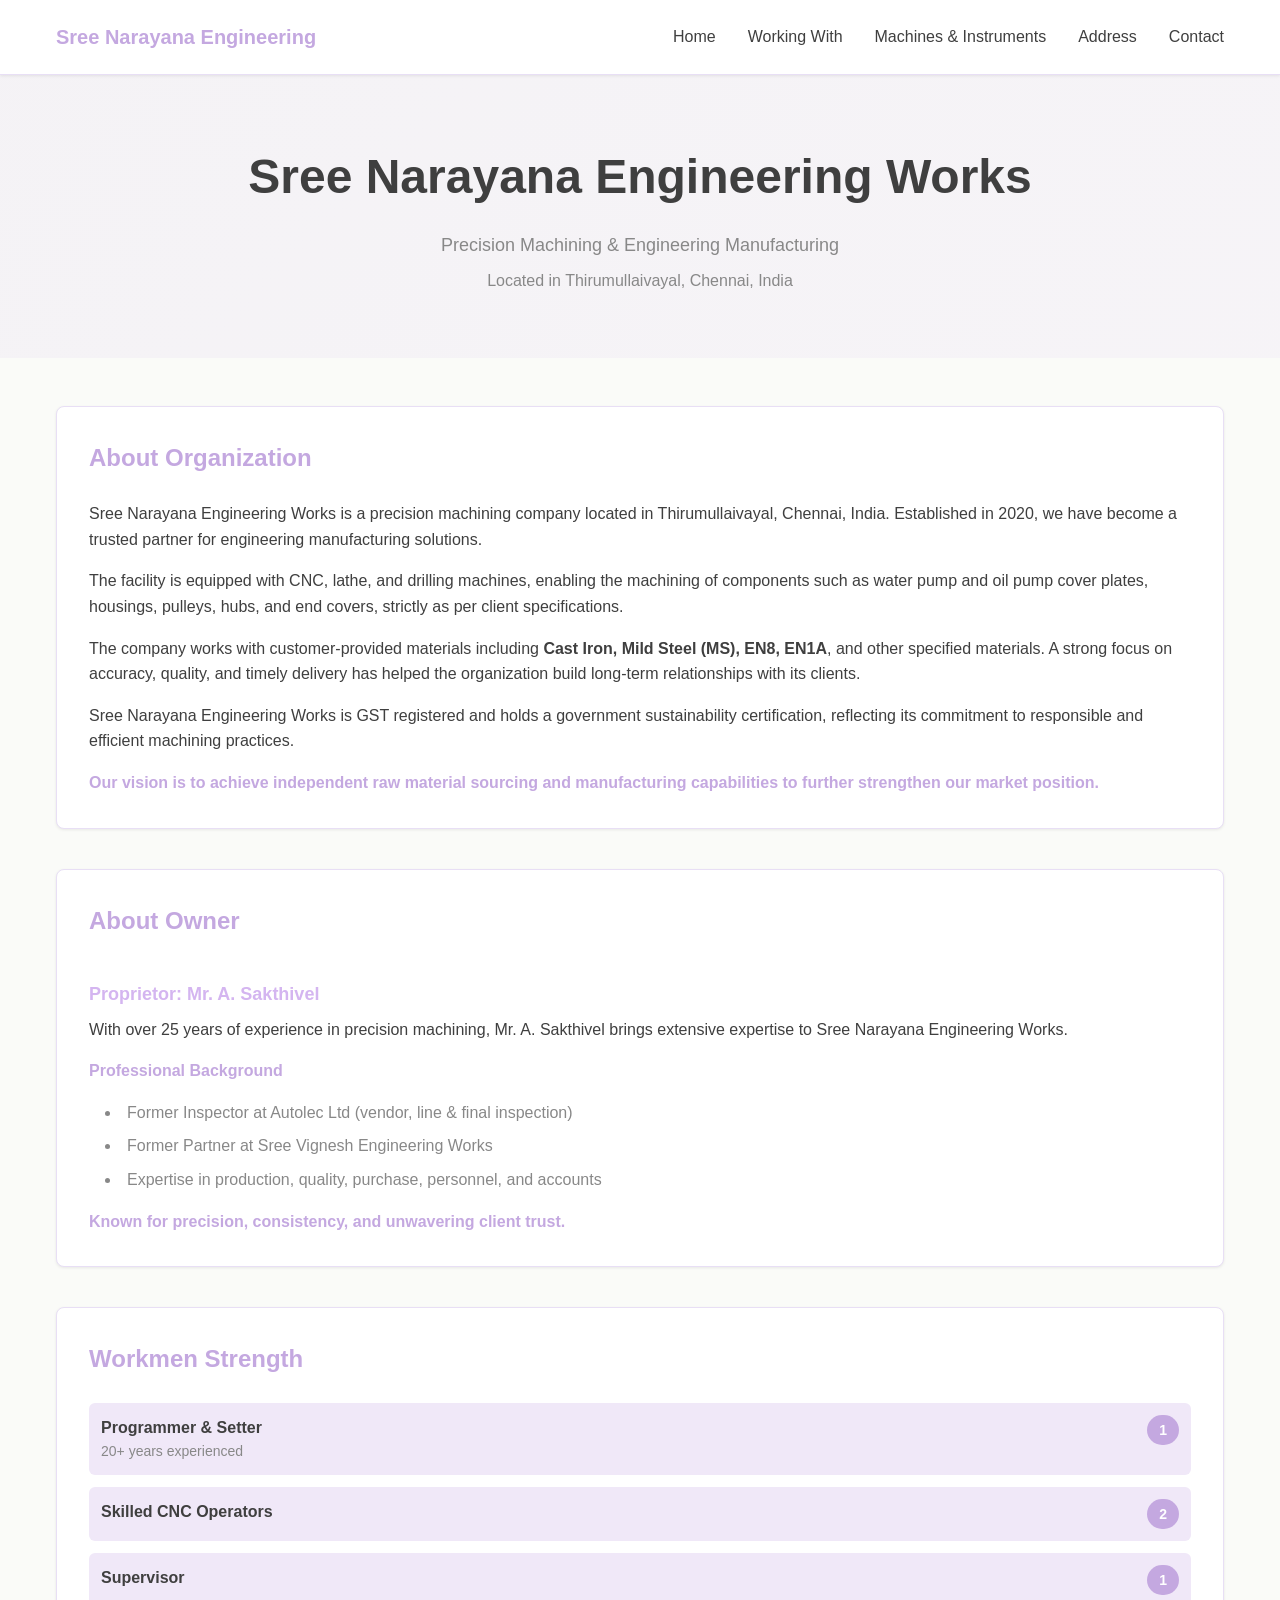
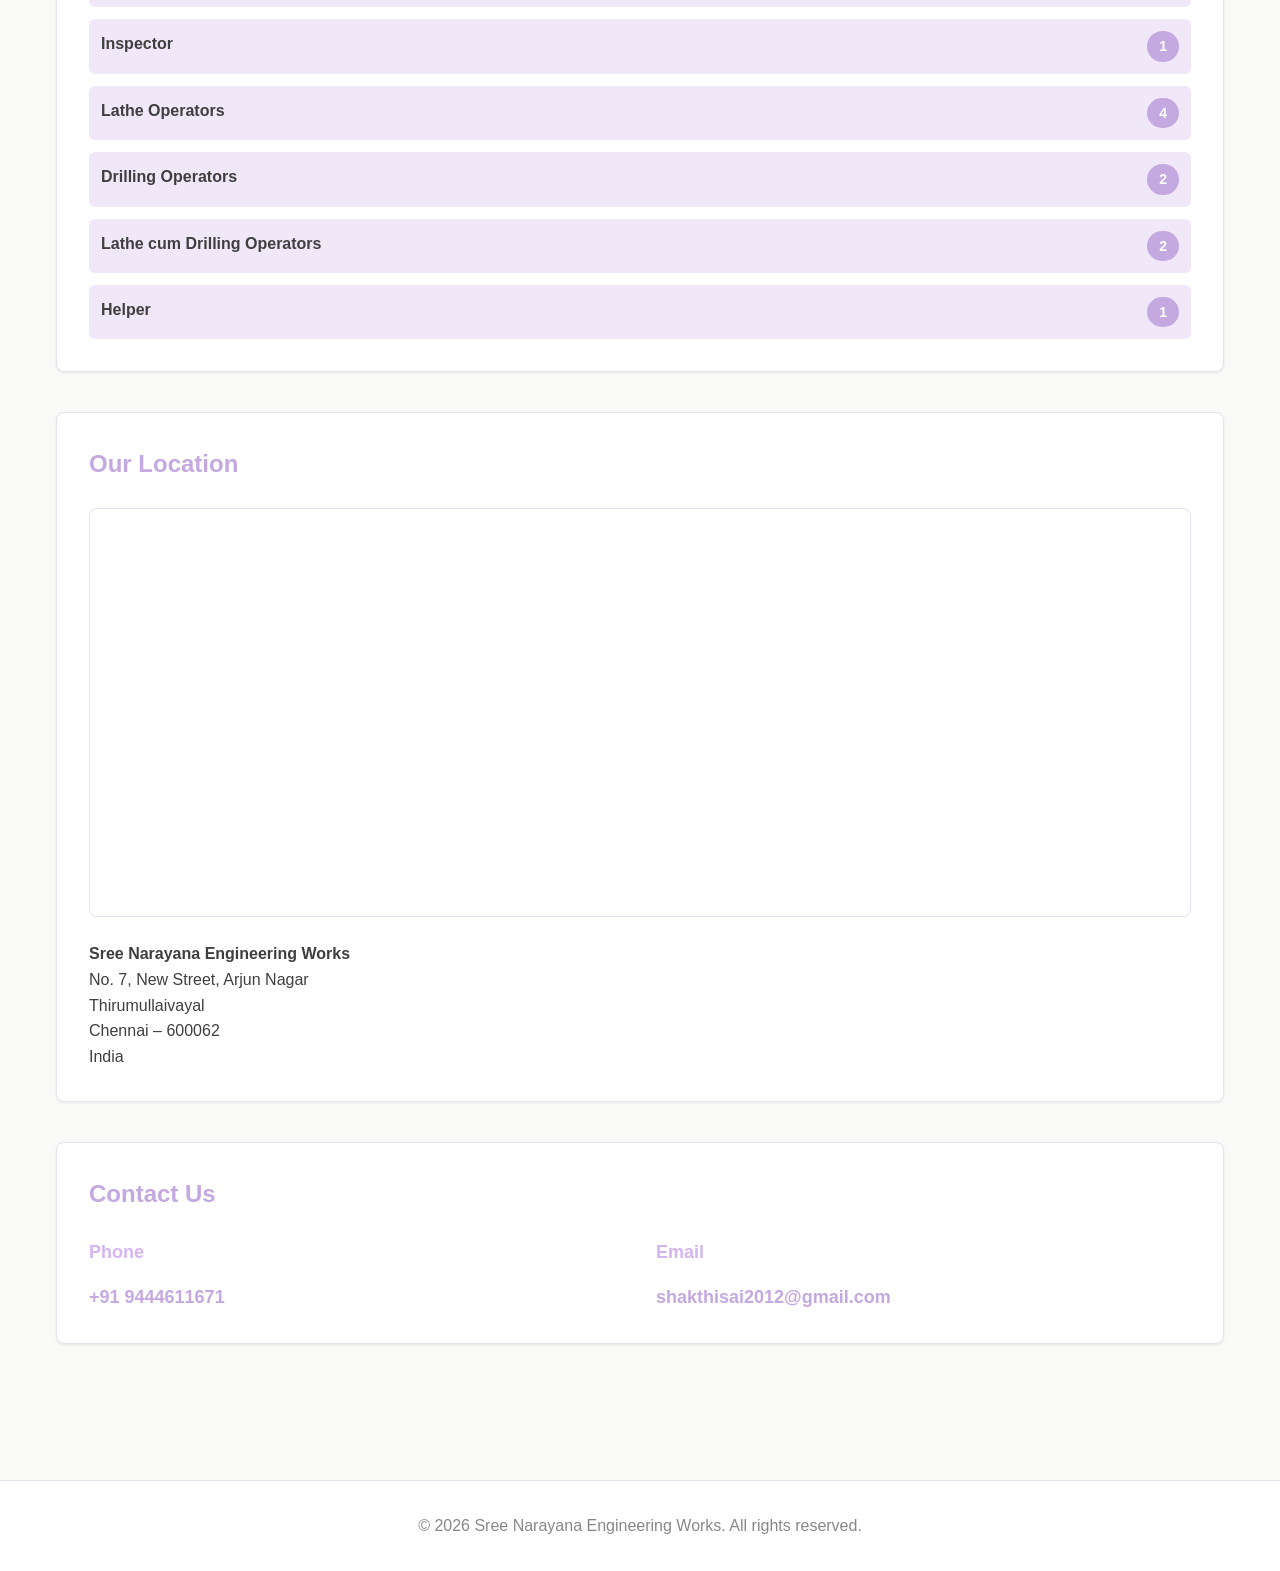
<file: index.html>
<!DOCTYPE html>
<html lang="en">
<head>
    <meta charset="UTF-8">
    <meta name="viewport" content="width=device-width, initial-scale=1.0">
    <title>Sree Narayana Engineering Works - Home</title>
    <link rel="stylesheet" href="styles.css">
</head>
<body>
    <!-- Navigation -->
    <nav class="navbar">
        <div class="nav-container">
            <div class="nav-brand">
                <h1>Sree Narayana Engineering</h1>
            </div>
            <div class="nav-menu" id="navMenu">
                <a href="home.html" class="nav-link active">Home</a>
                <a href="working_with.html" class="nav-link">Working With</a>
                <a href="machines-instruments.html" class="nav-link">Machines & Instruments</a>
                <a href="#address" class="nav-link">Address</a>
                <a href="#contact" class="nav-link">Contact</a>

                
            </div>
            <button class="hamburger" id="hamburger">
                <span></span>
                <span></span>
                <span></span>
            </button>
        </div>
    </nav>

    <!-- Hero Section -->
    <section class="hero">
        <div class="hero-content">
            <h1 class="hero-title">Sree Narayana Engineering Works</h1>
            <p class="hero-subtitle">Precision Machining & Engineering Manufacturing</p>
            <p class="hero-text">Located in Thirumullaivayal, Chennai, India</p>
        </div>
    </section>

    <!-- Main Content -->
    <main class="main-container">
        <!-- About Organization -->
        <section class="content-section">
            <div class="card">
                <h2 class="card-title">About Organization</h2>
                <div class="card-content">
                    <p>
                        Sree Narayana Engineering Works is a precision machining company located in Thirumullaivayal, Chennai, India.
                        Established in 2020, we have become a trusted partner for engineering manufacturing solutions.
                    </p>
                    <p>
                        The facility is equipped with CNC, lathe, and drilling machines, enabling the machining of components such as water pump and oil pump cover plates, housings, pulleys, hubs, and end covers, strictly as per client specifications.
                    </p>
                    <p>
                        The company works with customer-provided materials including <b>Cast Iron, Mild Steel (MS), EN8, EN1A</b>, and other specified materials. A strong focus on accuracy, quality, and timely delivery has helped the organization build long-term relationships with its clients.
                    </p>
                    <p>
                        Sree Narayana Engineering Works is GST registered and holds a government sustainability certification, reflecting its commitment to responsible and efficient machining practices.
                    </p>
                    <p class="highlight">
                        Our vision is to achieve independent raw material sourcing and manufacturing capabilities to further
                        strengthen our market position.
                    </p>
                </div>
            </div>
        </section>

        <!-- About Owner -->
        <section class="content-section">
            <div class="card">
                <h2 class="card-title">About Owner</h2>
                <div class="card-content">
                    <div>
                        <h3 class="subsection-title">Proprietor: Mr. A. Sakthivel</h3>
                        <p>
                            With over 25 years of experience in precision machining, Mr. A. Sakthivel brings extensive expertise to Sree
                            Narayana Engineering Works.
                        </p>
                    </div>
                    <div>
                        <h4 class="subsection-subtitle">Professional Background</h4>
                        <ul class="list">
                            <li>Former Inspector at Autolec Ltd (vendor, line & final inspection)</li>
                            <li>Former Partner at Sree Vignesh Engineering Works</li>
                            <li>Expertise in production, quality, purchase, personnel, and accounts</li>
                        </ul>
                    </div>
                    <p class="highlight">Known for precision, consistency, and unwavering client trust.</p>
                </div>
            </div>
        </section>

        <!-- Workmen Strength -->
        <section class="content-section">
            <div class="card">
                <h2 class="card-title">Workmen Strength</h2>
                <div class="workmen-list">
                    <div class="workmen-item">
                        <div>
                            <p class="workmen-role">Programmer & Setter</p>
                            <p class="workmen-experience">20+ years experienced</p>
                        </div>
                        <span class="workmen-count">1</span>
                    </div>
                    <div class="workmen-item">
                        <div>
                            <p class="workmen-role">Skilled CNC Operators</p>
                        </div>
                        <span class="workmen-count">2</span>
                    </div>
                    <div class="workmen-item">
                        <div>
                            <p class="workmen-role">Supervisor</p>
                        </div>
                        <span class="workmen-count">1</span>
                    </div>
                    <div class="workmen-item">
                        <div>
                            <p class="workmen-role">Inspector</p>
                        </div>
                        <span class="workmen-count">1</span>
                    </div>
                    <div class="workmen-item">
                        <div>
                            <p class="workmen-role">Lathe Operators</p>
                        </div>
                        <span class="workmen-count">4</span>
                    </div>
                    <div class="workmen-item">
                        <div>
                            <p class="workmen-role">Drilling Operators</p>
                        </div>
                        <span class="workmen-count">2</span>
                    </div>
                    <div class="workmen-item">
                        <div>
                            <p class="workmen-role">Lathe cum Drilling Operators</p>
                        </div>
                        <span class="workmen-count">2</span>
                    </div>
                    <div class="workmen-item">
                        <div>
                            <p class="workmen-role">Helper</p>
                        </div>
                        <span class="workmen-count">1</span>
                    </div>
                </div>
            </div>
        </section>

        <!-- Address & Contact -->
        <section class="address" id="address">
        <section class="content-section">
            <div class="card">
                <h2 class="card-title">Our Location</h2>
                <div class="location-map">
                    <iframe src="https://www.google.com/maps/embed?pb=!1m18!1m12!1m3!1d3888.3738651422997!2d80.17450072346913!3d13.001491513263276!2m3!1f0!2f0!3f0!3m2!1i1024!2i768!4f13.1!3m3!1m2!1s0x3a526d59e9999999%3A0x0!2sSree%20Narayana%20Engineering%20Works!5e0!3m2!1sen!2sin!4v1234567890" width="100%" height="400" style="border:0;" allowfullscreen="" loading="lazy" referrerpolicy="no-referrer-when-downgrade" title="Sree Narayana Engineering Works Location"></iframe>
                </div>
                <div class="card-content" style="margin-top: 1.5rem;">
                    <p>
                        <strong>Sree Narayana Engineering Works</strong><br>
                        No. 7, New Street, Arjun Nagar<br>
                        Thirumullaivayal<br>
                        Chennai – 600062<br>
                        India
                    </p>
                </div>
            </div>
        </section>
        </section>

        <!-- Contact -->
         <section class="content-section" id="contact">
        <section class="content-section">
            <div class="card">
                <h2 class="card-title">Contact Us</h2>
                <div class="contact-grid">
                    <div>
                        <h3 class="contact-label">Phone</h3>
                        <a href="tel:+919444611671" class="contact-link">+91 9444611671</a>
                    </div>
                    <div>
                        <h3 class="contact-label">Email</h3>
                        <a href="mailto:shakthisai2012@gmail.com" class="contact-link">shakthisai2012@gmail.com</a>
                    </div>
                </div>
            </div>
        </section>
        </section>
    </main>

    <!-- Footer -->
    <footer class="footer">
        <p>&copy; 2026 Sree Narayana Engineering Works. All rights reserved.</p>
    </footer>

    <script src="script.js"></script>
</body>
</html>
</file>
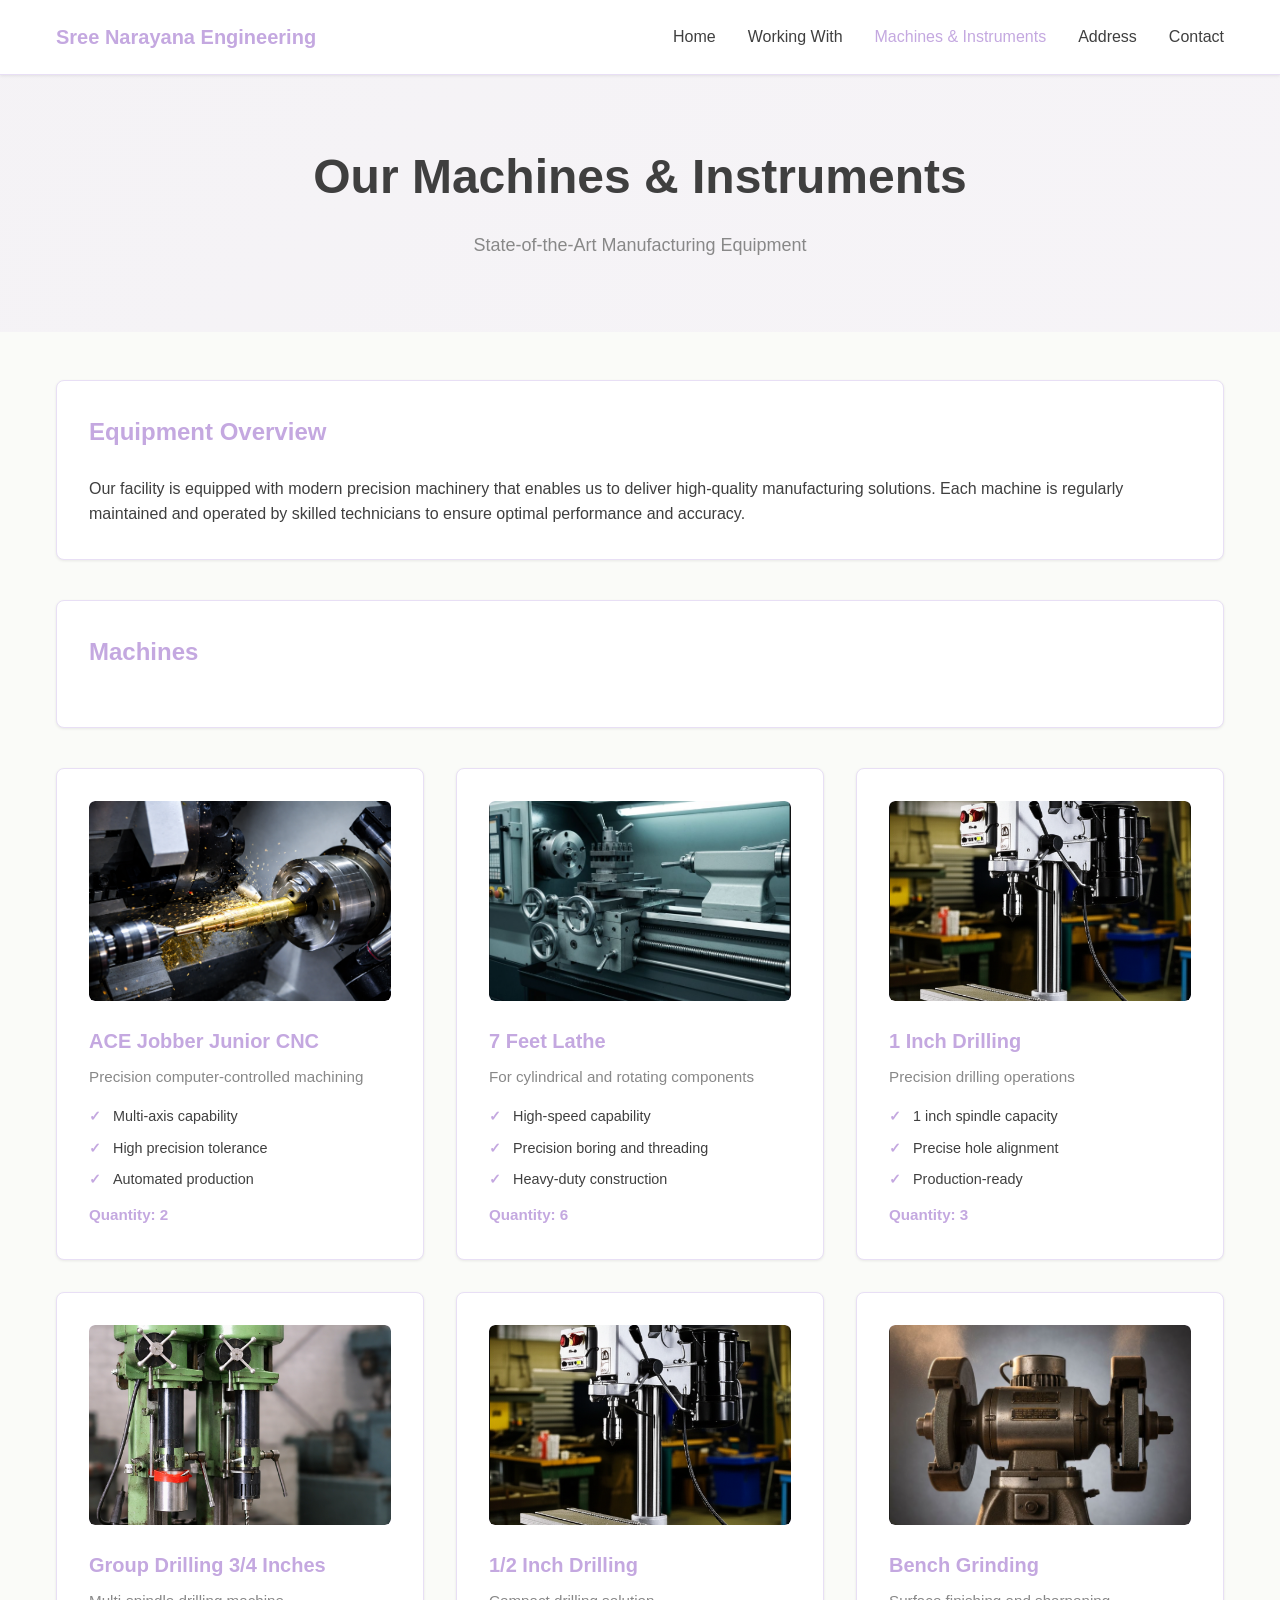
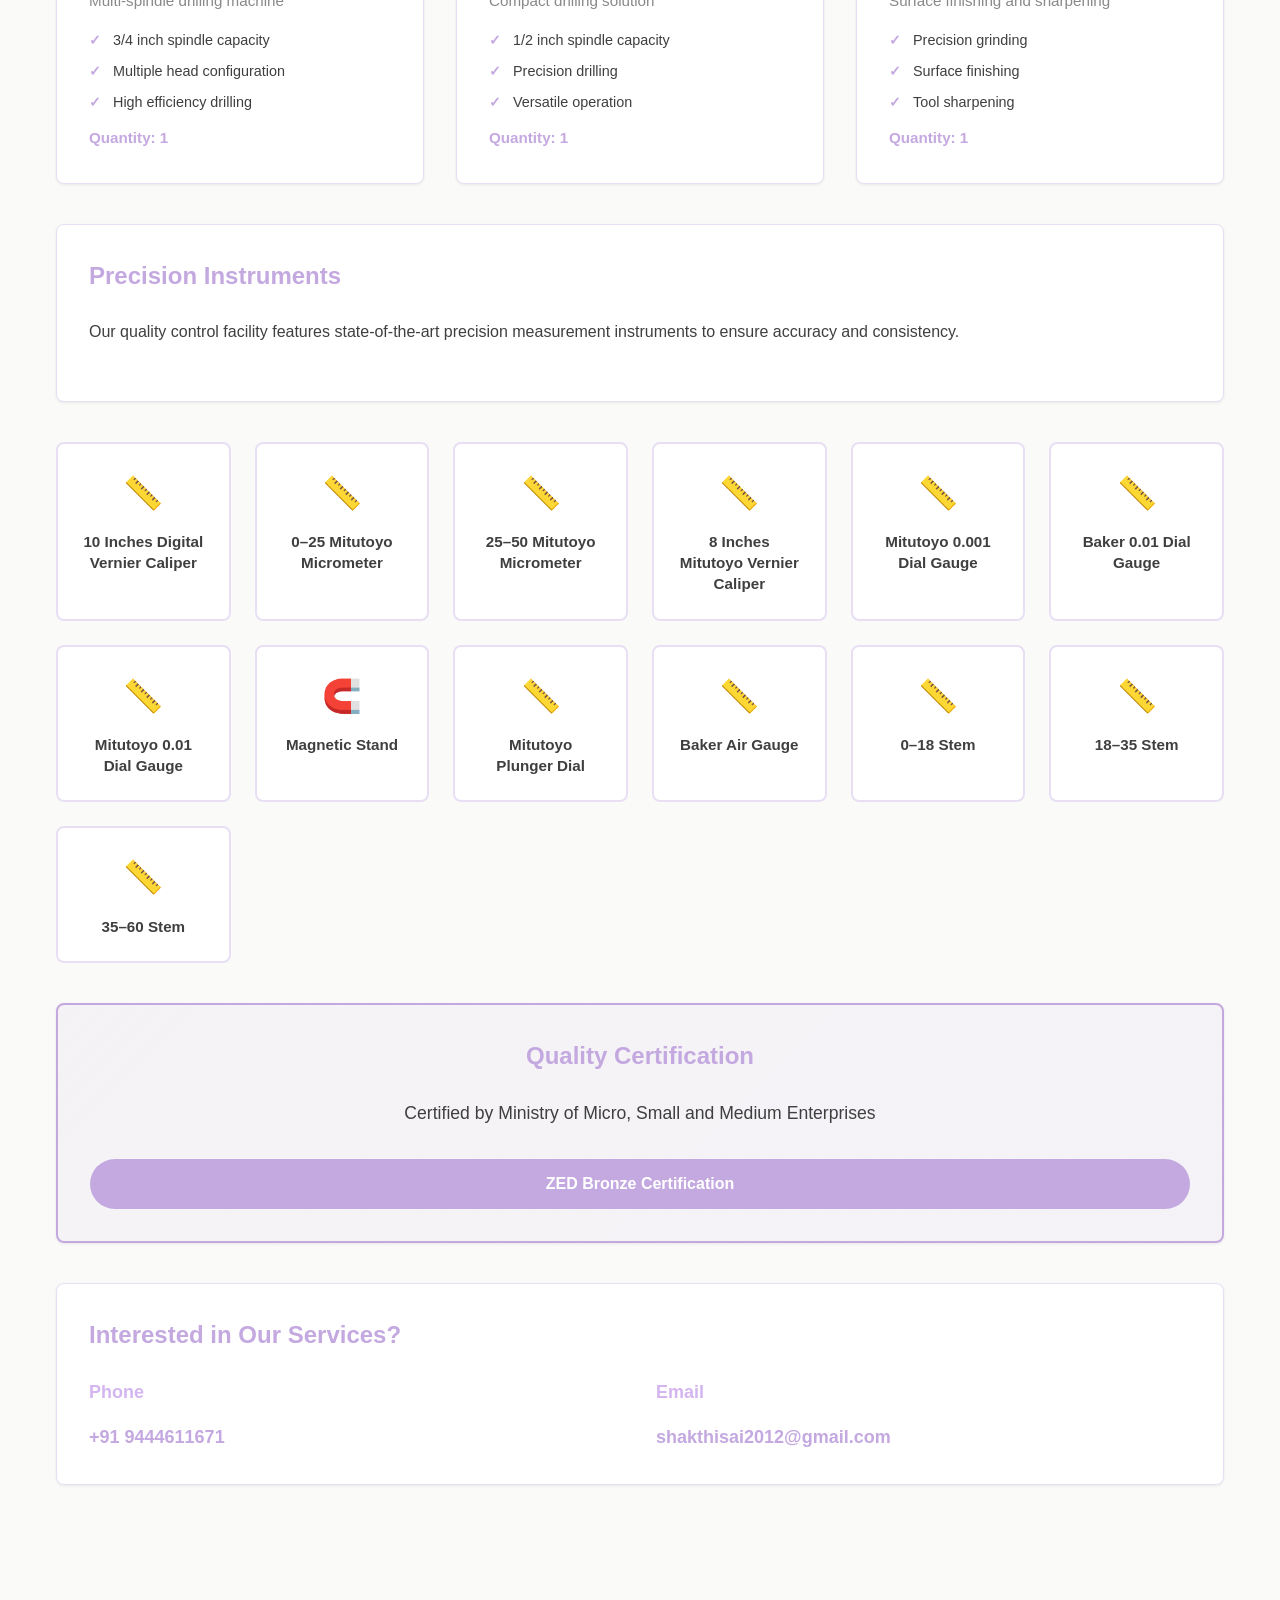
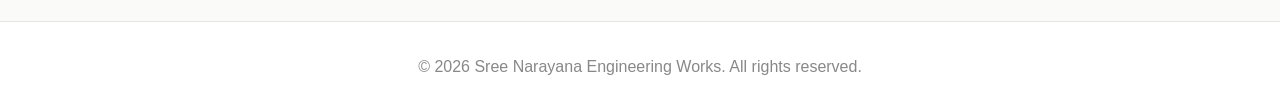
<file: machines-instruments.html>
<!DOCTYPE html>
<html lang="en">
<head>
    <meta charset="UTF-8">
    <meta name="viewport" content="width=device-width, initial-scale=1.0">
    <title>Machines & Instruments - Sree Narayana Engineering Works</title>
    <link rel="stylesheet" href="styles.css">
</head>
<body>
    <!-- Navigation -->
    <nav class="navbar">
        <div class="nav-container">
            <div class="nav-brand">
                <h1>Sree Narayana Engineering</h1>
            </div>
            <div class="nav-menu" id="navMenu">
                <a href="home.html" class="nav-link">Home</a>
                <a href="working_with.html" class="nav-link">Working With</a>
                <a href="machines-instruments.html" class="nav-link active">Machines & Instruments</a>
                <a href="index.html#address" class="nav-link">Address</a>
                <a href="index.html#contact" class="nav-link">Contact</a>

            </div>
            <button class="hamburger" id="hamburger">
                <span></span>
                <span></span>
                <span></span>
            </button>
        </div>
    </nav>

    <!-- Hero Section -->
    <section class="hero">
        <div class="hero-content">
            <h1 class="hero-title">Our Machines & Instruments</h1>
            <p class="hero-subtitle">State-of-the-Art Manufacturing Equipment</p>
        </div>
    </section>

    <!-- Main Content -->
    <main class="main-container">
        <section class="content-section">
            <div class="card">
                <h2 class="card-title">Equipment Overview</h2>
                <div class="card-content">
                    <p>
                        Our facility is equipped with modern precision machinery that enables us to deliver high-quality
                        manufacturing solutions. Each machine is regularly maintained and operated by skilled technicians to ensure
                        optimal performance and accuracy.
                    </p>
                </div>
            </div>
        </section>

        <!-- Machines Section -->
        <!-- Updated with specific machines from company details -->
        <section class="content-section">
            <div class="card">
                <h2 class="card-title">Machines</h2>
            </div>
        </section>

        <section class="content-section">
            <div class="machines-grid">
                <div class="machine-card">
                    <div class="machine-image">
                        <img src="cnc.png?height=250&width=300" alt="ACE Jobber Junior CNC">
                    </div>
                    <h3 class="machine-name">ACE Jobber Junior CNC</h3>
                    <p class="machine-description">Precision computer-controlled machining</p>
                    <ul class="machine-specs">
                        <li>Multi-axis capability</li>
                        <li>High precision tolerance</li>
                        <li>Automated production</li>
                    </ul>
                    <p class="machine-quantity">Quantity: 2</p>
                </div>
                <div class="machine-card">
                    <div class="machine-image">
                        <img src="public/lathe-machine.jpg.png?height=250&width=300" alt="7 Feet Lathe">
                    </div>
                    <h3 class="machine-name">7 Feet Lathe</h3>
                    <p class="machine-description">For cylindrical and rotating components</p>
                    <ul class="machine-specs">
                        <li>High-speed capability</li>
                        <li>Precision boring and threading</li>
                        <li>Heavy-duty construction</li>
                    </ul>
                    <p class="machine-quantity">Quantity: 6</p>
                </div>
                <div class="machine-card">
                    <div class="machine-image">
                        <img src="public/drilling-machine.png.png?height=250&width=300" alt="1 Inch Drilling">
                    </div>
                    <h3 class="machine-name">1 Inch Drilling</h3>
                    <p class="machine-description">Precision drilling operations</p>
                    <ul class="machine-specs">
                        <li>1 inch spindle capacity</li>
                        <li>Precise hole alignment</li>
                        <li>Production-ready</li>
                    </ul>
                    <p class="machine-quantity">Quantity: 3</p>
                </div>
                <div class="machine-card">
                    <div class="machine-image">
                        <img src="group.png?height=250&width=300" alt="Group Drilling 3/4 Inches">
                    </div>
                    <h3 class="machine-name">Group Drilling 3/4 Inches</h3>
                    <p class="machine-description">Multi-spindle drilling machine</p>
                    <ul class="machine-specs">
                        <li>3/4 inch spindle capacity</li>
                        <li>Multiple head configuration</li>
                        <li>High efficiency drilling</li>
                    </ul>
                    <p class="machine-quantity">Quantity: 1</p>
                </div>
                <div class="machine-card">
                    <div class="machine-image">
                        <img src="public/drilling-machine.png.png?height=250&width=300" alt="1/2 Inch Drilling">
                    </div>
                    <h3 class="machine-name">1/2 Inch Drilling</h3>
                    <p class="machine-description">Compact drilling solution</p>
                    <ul class="machine-specs">
                        <li>1/2 inch spindle capacity</li>
                        <li>Precision drilling</li>
                        <li>Versatile operation</li>
                    </ul>
                    <p class="machine-quantity">Quantity: 1</p>
                </div>
                <div class="machine-card">
                    <div class="machine-image">
                        <img src="public/bench-grinder.jpg.png?height=250&width=300" alt="Bench Grinding">
                    </div>
                    <h3 class="machine-name">Bench Grinding</h3>
                    <p class="machine-description">Surface finishing and sharpening</p>
                    <ul class="machine-specs">
                        <li>Precision grinding</li>
                        <li>Surface finishing</li>
                        <li>Tool sharpening</li>
                    </ul>
                    <p class="machine-quantity">Quantity: 1</p>
                </div>
            </div>
        </section>

        <!-- Instruments Section -->
        <!-- Added complete instruments list with grid display -->
        <section class="content-section">
            <div class="card">
                <h2 class="card-title">Precision Instruments</h2>
                <p class="card-content" style="margin-bottom: 1.5rem;">Our quality control facility features state-of-the-art precision measurement instruments to ensure accuracy and consistency.</p>
            </div>
        </section>

        <section class="content-section">
            <div class="instruments-grid">
                <div class="instrument-card">
                    <div class="instrument-icon">📏</div>
                    <h3 class="instrument-name">10 Inches Digital Vernier Caliper</h3>
                </div>
                <div class="instrument-card">
                    <div class="instrument-icon">📏</div>
                    <h3 class="instrument-name">0–25 Mitutoyo Micrometer</h3>
                </div>
                <div class="instrument-card">
                    <div class="instrument-icon">📏</div>
                    <h3 class="instrument-name">25–50 Mitutoyo Micrometer</h3>
                </div>
                <div class="instrument-card">
                    <div class="instrument-icon">📏</div>
                    <h3 class="instrument-name">8 Inches Mitutoyo Vernier Caliper</h3>
                </div>
                <div class="instrument-card">
                    <div class="instrument-icon">📏</div>
                    <h3 class="instrument-name">Mitutoyo 0.001 Dial Gauge</h3>
                </div>
                <div class="instrument-card">
                    <div class="instrument-icon">📏</div>
                    <h3 class="instrument-name">Baker 0.01 Dial Gauge</h3>
                </div>
                <div class="instrument-card">
                    <div class="instrument-icon">📏</div>
                    <h3 class="instrument-name">Mitutoyo 0.01 Dial Gauge</h3>
                </div>
                <div class="instrument-card">
                    <div class="instrument-icon">🧲</div>
                    <h3 class="instrument-name">Magnetic Stand</h3>
                </div>
                <div class="instrument-card">
                    <div class="instrument-icon">📏</div>
                    <h3 class="instrument-name">Mitutoyo Plunger Dial</h3>
                </div>
                <div class="instrument-card">
                    <div class="instrument-icon">📏</div>
                    <h3 class="instrument-name">Baker Air Gauge</h3>
                </div>
                <div class="instrument-card">
                    <div class="instrument-icon">📏</div>
                    <h3 class="instrument-name">0–18 Stem</h3>
                </div>
                <div class="instrument-card">
                    <div class="instrument-icon">📏</div>
                    <h3 class="instrument-name">18–35 Stem</h3>
                </div>
                <div class="instrument-card">
                    <div class="instrument-icon">📏</div>
                    <h3 class="instrument-name">35–60 Stem</h3>
                </div>
            </div>
        </section>

        <!-- Certification Section -->
        <!-- Added certification highlight box -->
        <section class="content-section">
            <div class="card certification-box">
                <h2 class="card-title">Quality Certification</h2>
                <div class="card-content">
                    <p class="certification-text">
                        Certified by Ministry of Micro, Small and Medium Enterprises
                    </p>
                    <p class="certification-badge">ZED Bronze Certification</p>
                </div>
            </div>
        </section>

        <!-- Location Map Section -->
        <!-- Added embedded map showing company location -->
        

        <!-- Contact Section -->
        <section class="content-section">
            <div class="card">
                <h2 class="card-title">Interested in Our Services?</h2>
                <div class="contact-grid">
                    <div>
                        <h3 class="contact-label">Phone</h3>
                        <a href="tel:+919444611671" class="contact-link">+91 9444611671</a>
                    </div>
                    <div>
                        <h3 class="contact-label">Email</h3>
                        <a href="mailto:shakthisai2012@gmail.com" class="contact-link">shakthisai2012@gmail.com</a>
                    </div>
                </div>
            </div>
        </section>
    </main>

    <!-- Footer -->
    <footer class="footer">
        <p>&copy; 2026 Sree Narayana Engineering Works. All rights reserved.</p>
    </footer>

    <script src="script.js"></script>
</body>
</html>
</file>
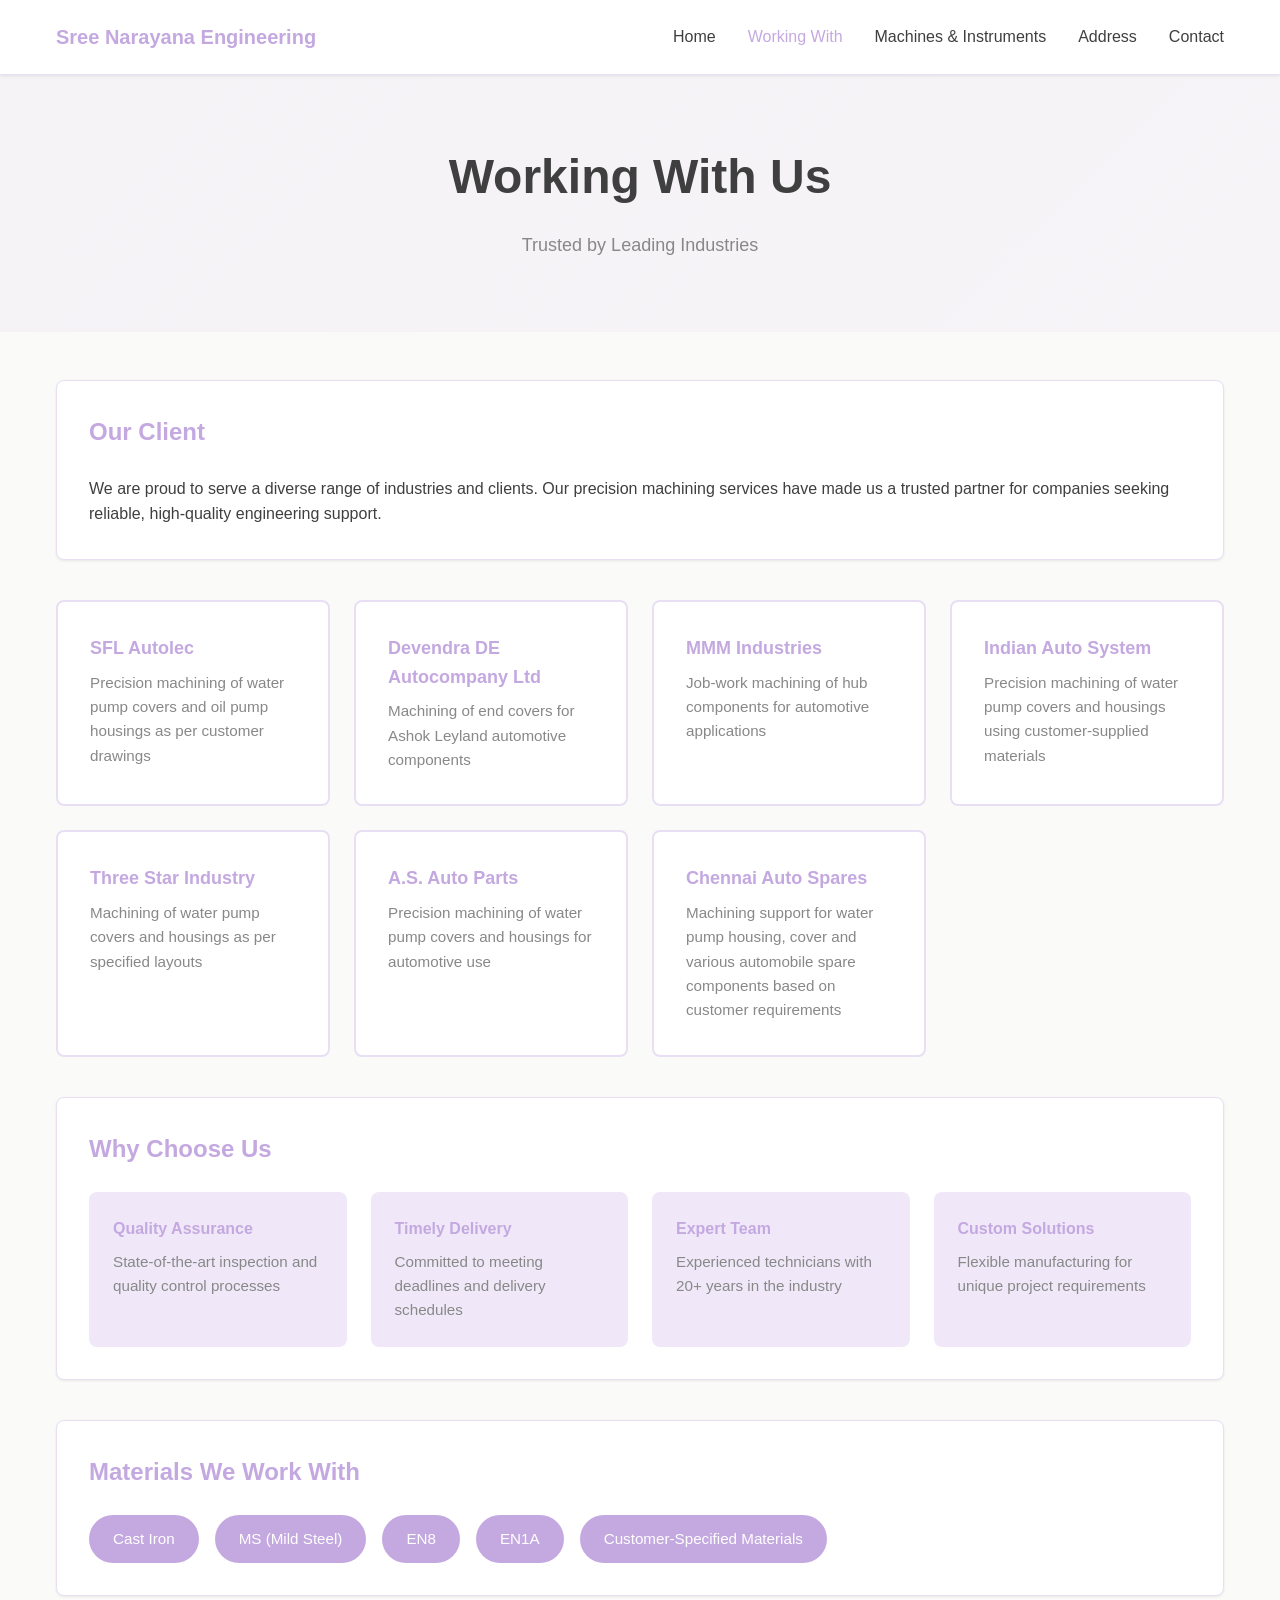
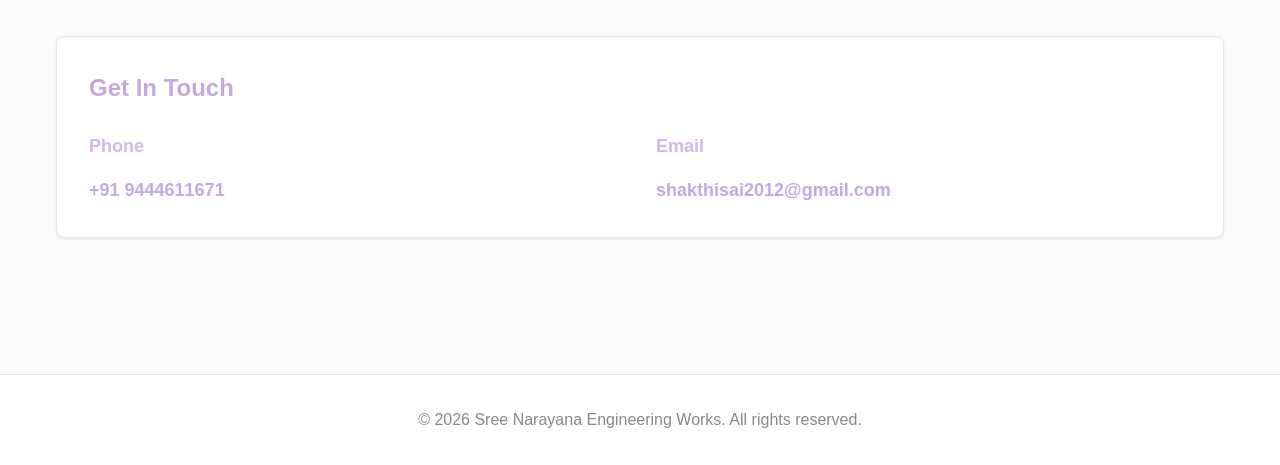
<file: working_with.html>
<!DOCTYPE html>
<html lang="en">
<head>
    <meta charset="UTF-8">
    <meta name="viewport" content="width=device-width, initial-scale=1.0">
    <title>Working With - Sree Narayana Engineering Works</title>
    <link rel="stylesheet" href="styles.css">
</head>
<body>
    <!-- Navigation -->
    <nav class="navbar">
        <div class="nav-container">
            <div class="nav-brand">
                <h1>Sree Narayana Engineering</h1>
            </div>
            <div class="nav-menu" id="navMenu">
                <a href="home.html" class="nav-link">Home</a>
                <a href="working_with.html" class="nav-link active">Working With</a>
                <a href="machines-instruments.html" class="nav-link">Machines & Instruments</a>
                <a href="index.html#address" class="nav-link">Address</a>
                <a href="index.html#contact" class="nav-link">Contact</a>

            </div>
            <button class="hamburger" id="hamburger">
                <span></span>
                <span></span>
                <span></span>
            </button>
        </div>
    </nav>

    <!-- Hero Section -->
    <section class="hero">
        <div class="hero-content">
            <h1 class="hero-title">Working With Us</h1>
            <p class="hero-subtitle">Trusted by Leading Industries</p>
        </div>
    </section>

    <!-- Main Content -->
    <main class="main-container">
        <section class="content-section">
            <div class="card">
                <h2 class="card-title">Our Client</h2>
                <div class="card-content">
                    <p>
                        We are proud to serve a diverse range of industries and clients. Our precision machining services have made us a trusted partner for companies seeking reliable, high-quality engineering support.
                    </p>
                </div>
            </div>
        </section>

        <!-- Clients Grid -->
        <!-- Updated with specific client names from company details -->
        <section class="content-section">
            <div class="clients-grid">
                <div class="client-card">
                    <h3 class="client-name">SFL Autolec</h3>
                    <p class="client-description">Precision machining of water pump covers and oil pump housings as per customer drawings</p>
                </div>
                <div class="client-card">
                    <h3 class="client-name">Devendra DE Autocompany Ltd</h3>
                    <p class="client-description">Machining of end covers for Ashok Leyland automotive components</p>
                </div>
                <div class="client-card">
                    <h3 class="client-name">MMM Industries</h3>
                    <p class="client-description">Job-work machining of hub components for automotive applications</p>
                </div>
                <div class="client-card">
                    <h3 class="client-name">Indian Auto System</h3>
                    <p class="client-description">Precision machining of water pump covers and housings using customer-supplied materials</p>
                </div>
                <div class="client-card">
                    <h3 class="client-name">Three Star Industry</h3>
                    <p class="client-description">Machining of water pump covers and housings as per specified layouts</p>
                </div>
                <div class="client-card">
                    <h3 class="client-name">A.S. Auto Parts</h3>
                    <p class="client-description">Precision machining of water pump covers and housings for automotive use</p>
                </div>
                <div class="client-card">
                    <h3 class="client-name">Chennai Auto Spares</h3>
                    <p class="client-description">Machining support for water pump housing, cover and various automobile spare components based on customer requirements</p>
                </div>
            </div>
        </section>

        <!-- Why Choose Us -->
        <section class="content-section">
            <div class="card">
                <h2 class="card-title">Why Choose Us</h2>
                <div class="benefits-list">
                    <div class="benefit-item">
                        <h3 class="benefit-title">Quality Assurance</h3>
                        <p>State-of-the-art inspection and quality control processes</p>
                    </div>
                    <div class="benefit-item">
                        <h3 class="benefit-title">Timely Delivery</h3>
                        <p>Committed to meeting deadlines and delivery schedules</p>
                    </div>
                    <div class="benefit-item">
                        <h3 class="benefit-title">Expert Team</h3>
                        <p>Experienced technicians with 20+ years in the industry</p>
                    </div>
                    <div class="benefit-item">
                        <h3 class="benefit-title">Custom Solutions</h3>
                        <p>Flexible manufacturing for unique project requirements</p>
                    </div>
                </div>
            </div>
        </section>

        <!-- Materials We Work With -->
        <section class="content-section">
            <div class="card">
                <h2 class="card-title">Materials We Work With</h2>
                <!-- Updated materials to match company specifications -->
                <div class="materials-grid">
                    <div class="material-tag">Cast Iron</div>
                    <div class="material-tag">MS (Mild Steel)</div>
                    <div class="material-tag">EN8</div>
                    <div class="material-tag">EN1A</div>
                    <div class="material-tag">Customer-Specified Materials</div>
                </div>
            </div>
        </section>

        <!-- Contact Section -->
        <section class="content-section">
            <div class="card">
                <h2 class="card-title">Get In Touch</h2>
                <div class="contact-grid">
                    <div>
                        <h3 class="contact-label">Phone</h3>
                        <a href="tel:+919444611671" class="contact-link">+91 9444611671</a>
                    </div>
                    <div>
                        <h3 class="contact-label">Email</h3>
                        <a href="mailto:shakthisai2012@gmail.com" class="contact-link">shakthisai2012@gmail.com</a>
                    </div>
                </div>
            </div>
        </section>
    </main>

    <!-- Footer -->
    <footer class="footer">
        <p>&copy; 2026 Sree Narayana Engineering Works. All rights reserved.</p>
    </footer>

    <script src="script.js"></script>
</body>
</html>
</file>
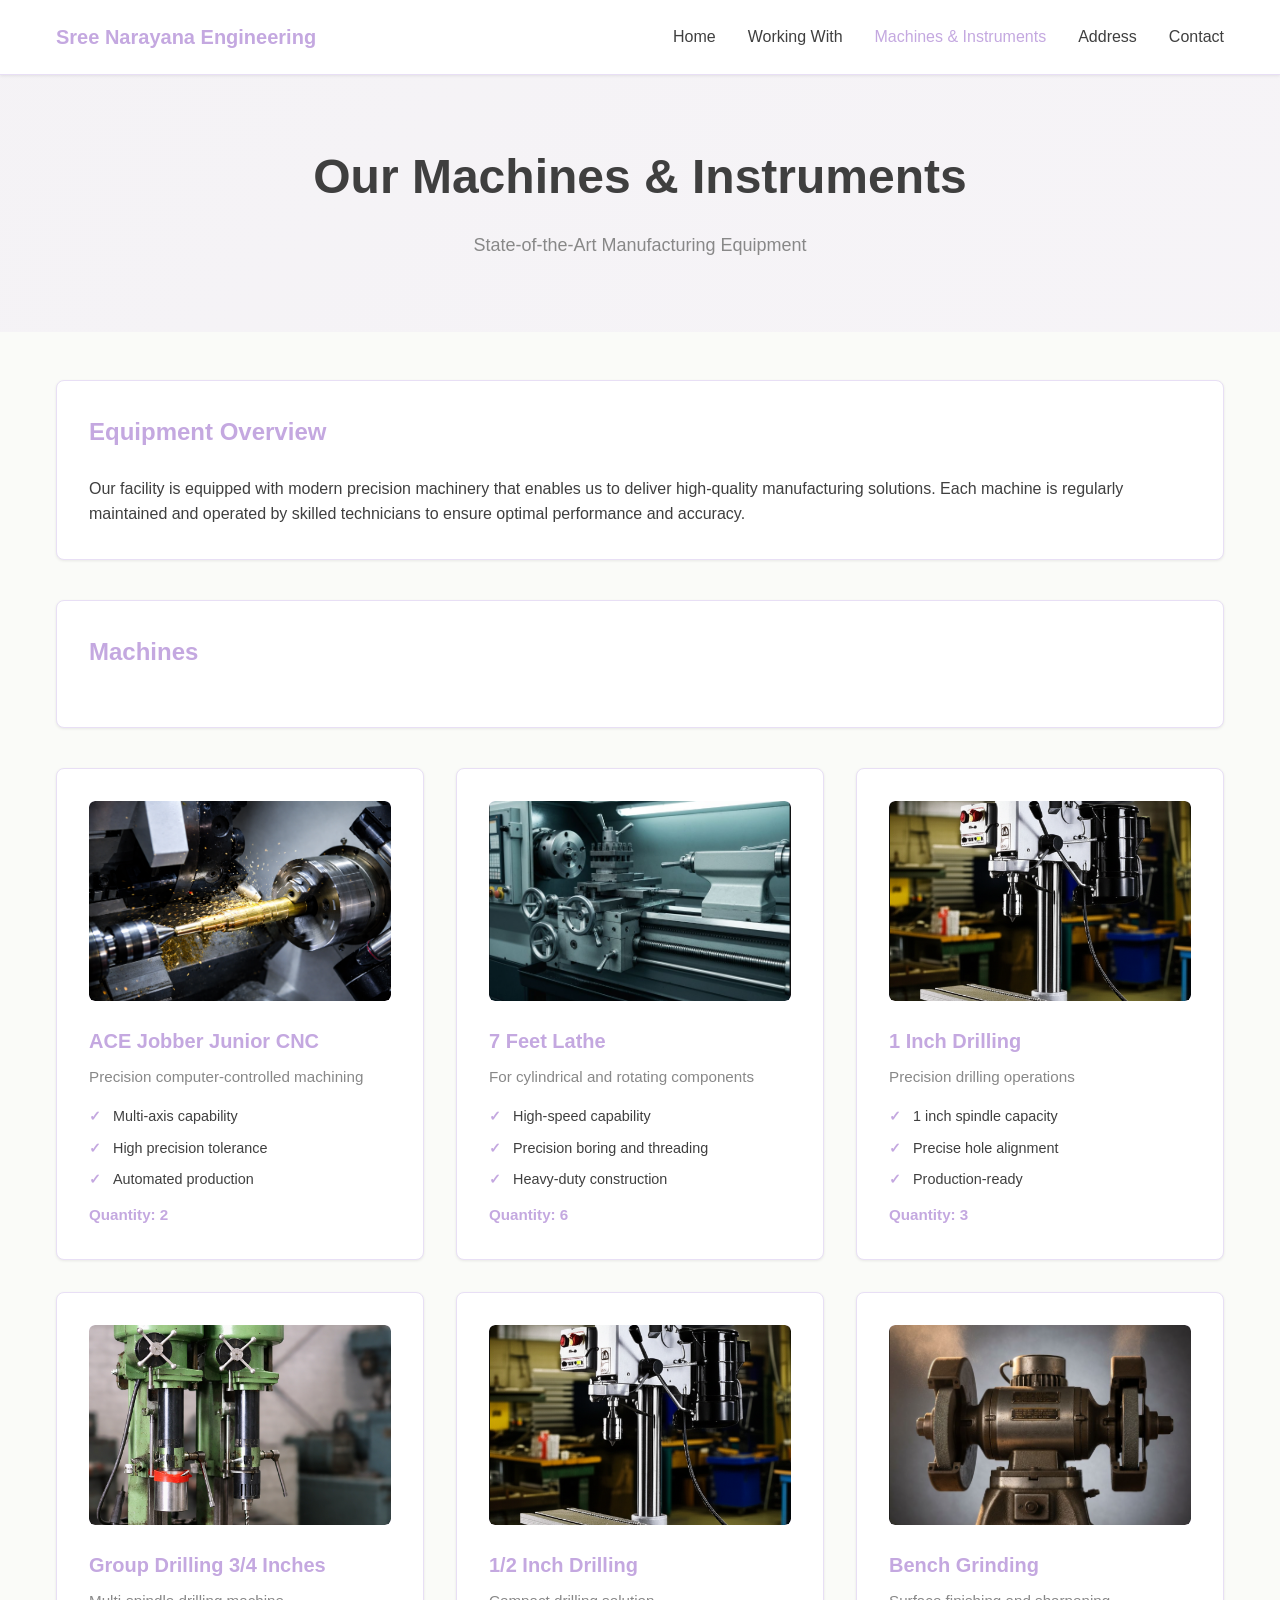
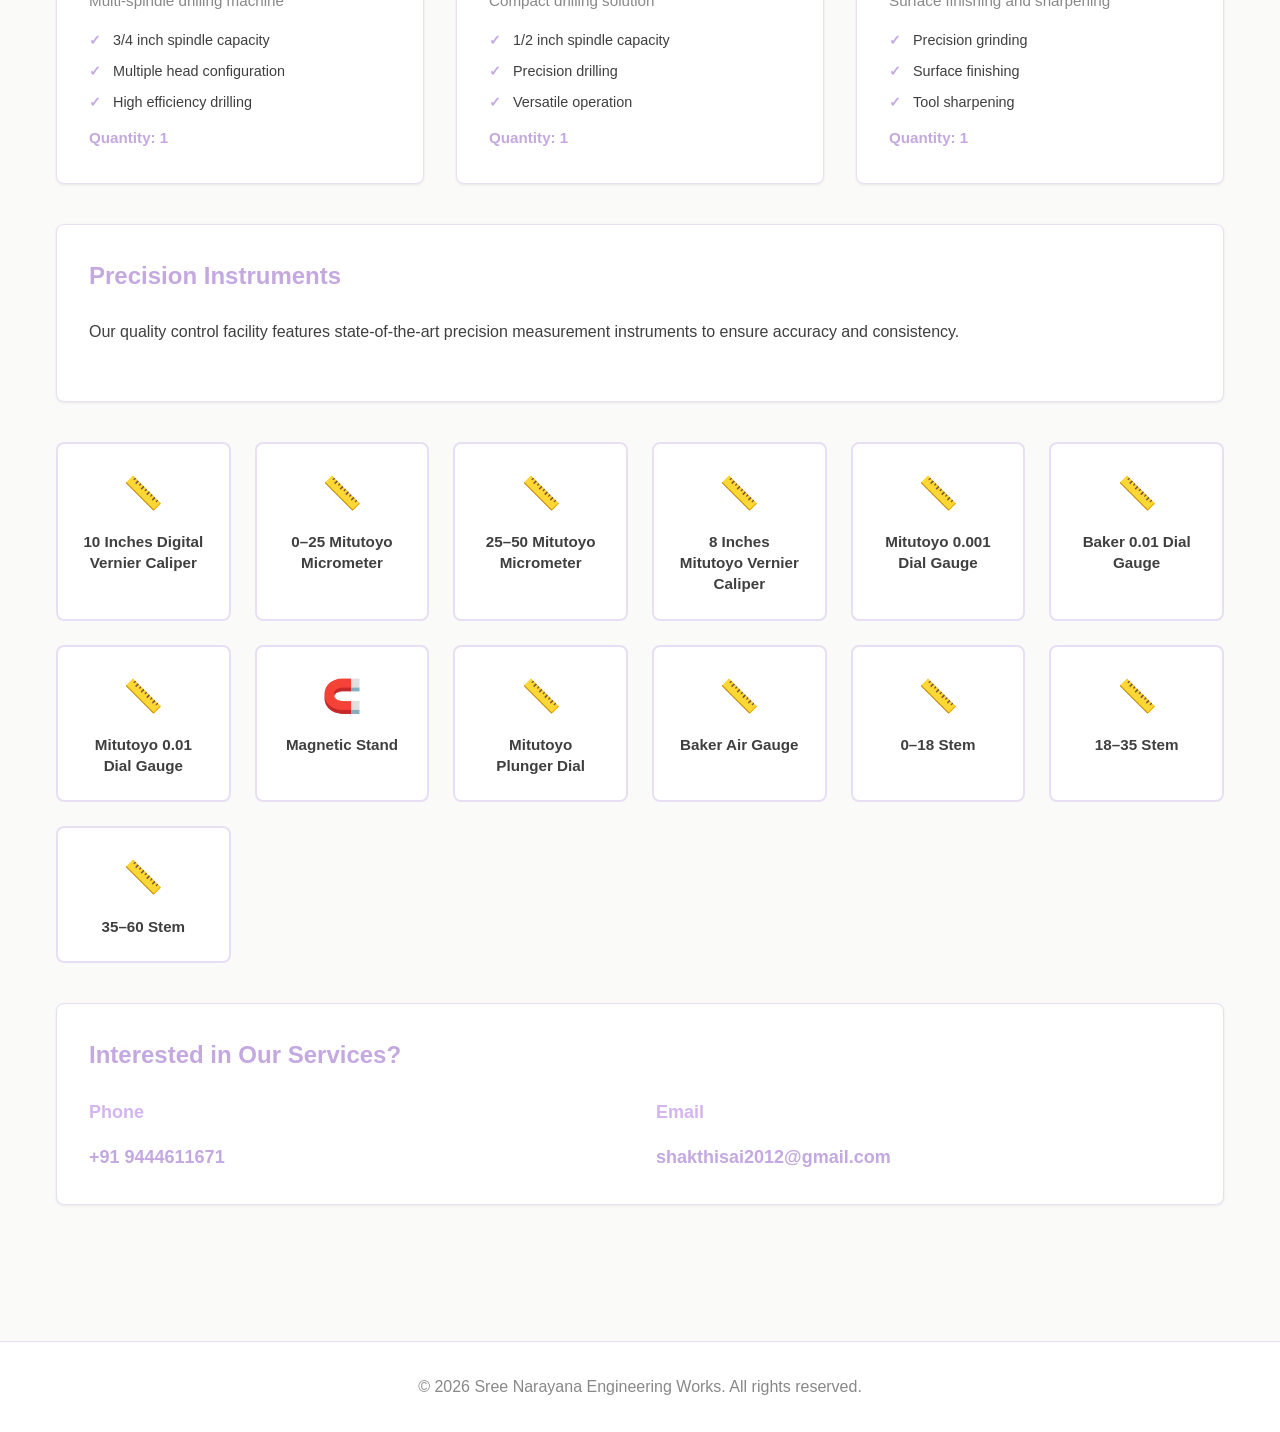
<file: sree_narayana/machines-instruments.html>
<!DOCTYPE html>
<html lang="en">
<head>
    <meta charset="UTF-8">
    <meta name="viewport" content="width=device-width, initial-scale=1.0">
    <title>Machines & Instruments - Sree Narayana Engineering Works</title>
    <link rel="stylesheet" href="styles.css">
</head>
<body>
    <!-- Navigation -->
    <nav class="navbar">
        <div class="nav-container">
            <div class="nav-brand">
                <h1>Sree Narayana Engineering</h1>
            </div>
            <div class="nav-menu" id="navMenu">
                <a href="home.html" class="nav-link">Home</a>
                <a href="working_with.html" class="nav-link">Working With</a>
                <a href="machines-instruments.html" class="nav-link active">Machines & Instruments</a>
                <a href="index.html#address" class="nav-link">Address</a>
                <a href="index.html#contact" class="nav-link">Contact</a>

            </div>
            <button class="hamburger" id="hamburger">
                <span></span>
                <span></span>
                <span></span>
            </button>
        </div>
    </nav>

    <!-- Hero Section -->
    <section class="hero">
        <div class="hero-content">
            <h1 class="hero-title">Our Machines & Instruments</h1>
            <p class="hero-subtitle">State-of-the-Art Manufacturing Equipment</p>
        </div>
    </section>

    <!-- Main Content -->
    <main class="main-container">
        <section class="content-section">
            <div class="card">
                <h2 class="card-title">Equipment Overview</h2>
                <div class="card-content">
                    <p>
                        Our facility is equipped with modern precision machinery that enables us to deliver high-quality
                        manufacturing solutions. Each machine is regularly maintained and operated by skilled technicians to ensure
                        optimal performance and accuracy.
                    </p>
                </div>
            </div>
        </section>

        <!-- Machines Section -->
        <!-- Updated with specific machines from company details -->
        <section class="content-section">
            <div class="card">
                <h2 class="card-title">Machines</h2>
            </div>
        </section>

        <section class="content-section">
            <div class="machines-grid">
                <div class="machine-card">
                    <div class="machine-image">
                        <img src="cnc.png?height=250&width=300" alt="ACE Jobber Junior CNC">
                    </div>
                    <h3 class="machine-name">ACE Jobber Junior CNC</h3>
                    <p class="machine-description">Precision computer-controlled machining</p>
                    <ul class="machine-specs">
                        <li>Multi-axis capability</li>
                        <li>High precision tolerance</li>
                        <li>Automated production</li>
                    </ul>
                    <p class="machine-quantity">Quantity: 2</p>
                </div>
                <div class="machine-card">
                    <div class="machine-image">
                        <img src="public/lathe-machine.jpg.png?height=250&width=300" alt="7 Feet Lathe">
                    </div>
                    <h3 class="machine-name">7 Feet Lathe</h3>
                    <p class="machine-description">For cylindrical and rotating components</p>
                    <ul class="machine-specs">
                        <li>High-speed capability</li>
                        <li>Precision boring and threading</li>
                        <li>Heavy-duty construction</li>
                    </ul>
                    <p class="machine-quantity">Quantity: 6</p>
                </div>
                <div class="machine-card">
                    <div class="machine-image">
                        <img src="public/drilling-machine.png.png?height=250&width=300" alt="1 Inch Drilling">
                    </div>
                    <h3 class="machine-name">1 Inch Drilling</h3>
                    <p class="machine-description">Precision drilling operations</p>
                    <ul class="machine-specs">
                        <li>1 inch spindle capacity</li>
                        <li>Precise hole alignment</li>
                        <li>Production-ready</li>
                    </ul>
                    <p class="machine-quantity">Quantity: 3</p>
                </div>
                <div class="machine-card">
                    <div class="machine-image">
                        <img src="group.png?height=250&width=300" alt="Group Drilling 3/4 Inches">
                    </div>
                    <h3 class="machine-name">Group Drilling 3/4 Inches</h3>
                    <p class="machine-description">Multi-spindle drilling machine</p>
                    <ul class="machine-specs">
                        <li>3/4 inch spindle capacity</li>
                        <li>Multiple head configuration</li>
                        <li>High efficiency drilling</li>
                    </ul>
                    <p class="machine-quantity">Quantity: 1</p>
                </div>
                <div class="machine-card">
                    <div class="machine-image">
                        <img src="public/drilling-machine.png.png?height=250&width=300" alt="1/2 Inch Drilling">
                    </div>
                    <h3 class="machine-name">1/2 Inch Drilling</h3>
                    <p class="machine-description">Compact drilling solution</p>
                    <ul class="machine-specs">
                        <li>1/2 inch spindle capacity</li>
                        <li>Precision drilling</li>
                        <li>Versatile operation</li>
                    </ul>
                    <p class="machine-quantity">Quantity: 1</p>
                </div>
                <div class="machine-card">
                    <div class="machine-image">
                        <img src="public/bench-grinder.jpg.png?height=250&width=300" alt="Bench Grinding">
                    </div>
                    <h3 class="machine-name">Bench Grinding</h3>
                    <p class="machine-description">Surface finishing and sharpening</p>
                    <ul class="machine-specs">
                        <li>Precision grinding</li>
                        <li>Surface finishing</li>
                        <li>Tool sharpening</li>
                    </ul>
                    <p class="machine-quantity">Quantity: 1</p>
                </div>
            </div>
        </section>

        <!-- Instruments Section -->
        <!-- Added complete instruments list with grid display -->
        <section class="content-section">
            <div class="card">
                <h2 class="card-title">Precision Instruments</h2>
                <p class="card-content" style="margin-bottom: 1.5rem;">Our quality control facility features state-of-the-art precision measurement instruments to ensure accuracy and consistency.</p>
            </div>
        </section>

        <section class="content-section">
            <div class="instruments-grid">
                <div class="instrument-card">
                    <div class="instrument-icon">📏</div>
                    <h3 class="instrument-name">10 Inches Digital Vernier Caliper</h3>
                </div>
                <div class="instrument-card">
                    <div class="instrument-icon">📏</div>
                    <h3 class="instrument-name">0–25 Mitutoyo Micrometer</h3>
                </div>
                <div class="instrument-card">
                    <div class="instrument-icon">📏</div>
                    <h3 class="instrument-name">25–50 Mitutoyo Micrometer</h3>
                </div>
                <div class="instrument-card">
                    <div class="instrument-icon">📏</div>
                    <h3 class="instrument-name">8 Inches Mitutoyo Vernier Caliper</h3>
                </div>
                <div class="instrument-card">
                    <div class="instrument-icon">📏</div>
                    <h3 class="instrument-name">Mitutoyo 0.001 Dial Gauge</h3>
                </div>
                <div class="instrument-card">
                    <div class="instrument-icon">📏</div>
                    <h3 class="instrument-name">Baker 0.01 Dial Gauge</h3>
                </div>
                <div class="instrument-card">
                    <div class="instrument-icon">📏</div>
                    <h3 class="instrument-name">Mitutoyo 0.01 Dial Gauge</h3>
                </div>
                <div class="instrument-card">
                    <div class="instrument-icon">🧲</div>
                    <h3 class="instrument-name">Magnetic Stand</h3>
                </div>
                <div class="instrument-card">
                    <div class="instrument-icon">📏</div>
                    <h3 class="instrument-name">Mitutoyo Plunger Dial</h3>
                </div>
                <div class="instrument-card">
                    <div class="instrument-icon">📏</div>
                    <h3 class="instrument-name">Baker Air Gauge</h3>
                </div>
                <div class="instrument-card">
                    <div class="instrument-icon">📏</div>
                    <h3 class="instrument-name">0–18 Stem</h3>
                </div>
                <div class="instrument-card">
                    <div class="instrument-icon">📏</div>
                    <h3 class="instrument-name">18–35 Stem</h3>
                </div>
                <div class="instrument-card">
                    <div class="instrument-icon">📏</div>
                    <h3 class="instrument-name">35–60 Stem</h3>
                </div>
            </div>
        </section>

        

        <!-- Contact Section -->
        <section class="content-section">
            <div class="card">
                <h2 class="card-title">Interested in Our Services?</h2>
                <div class="contact-grid">
                    <div>
                        <h3 class="contact-label">Phone</h3>
                        <a href="tel:+919444611671" class="contact-link">+91 9444611671</a>
                    </div>
                    <div>
                        <h3 class="contact-label">Email</h3>
                        <a href="mailto:shakthisai2012@gmail.com" class="contact-link">shakthisai2012@gmail.com</a>
                    </div>
                </div>
            </div>
        </section>
    </main>

    <!-- Footer -->
    <footer class="footer">
        <p>&copy; 2026 Sree Narayana Engineering Works. All rights reserved.</p>
    </footer>

    <script src="script.js"></script>
</body>
</html>
</file>
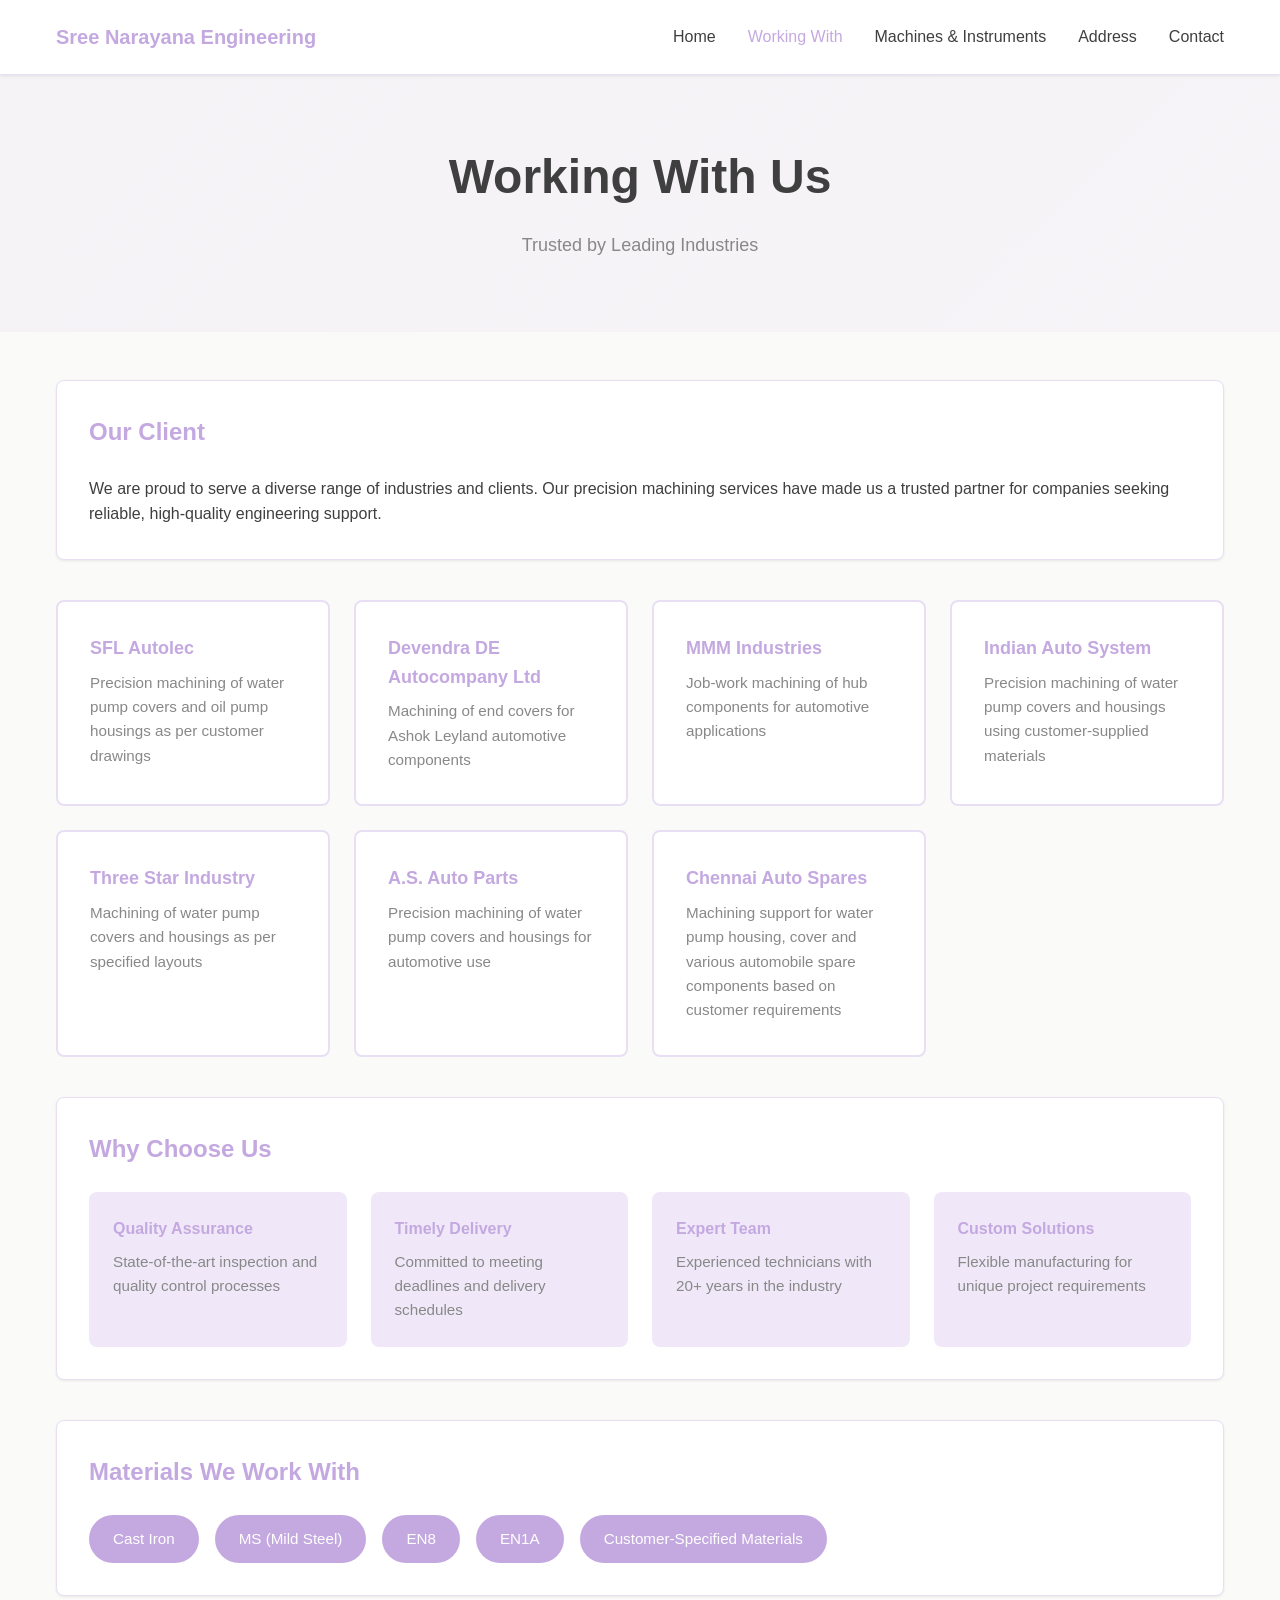
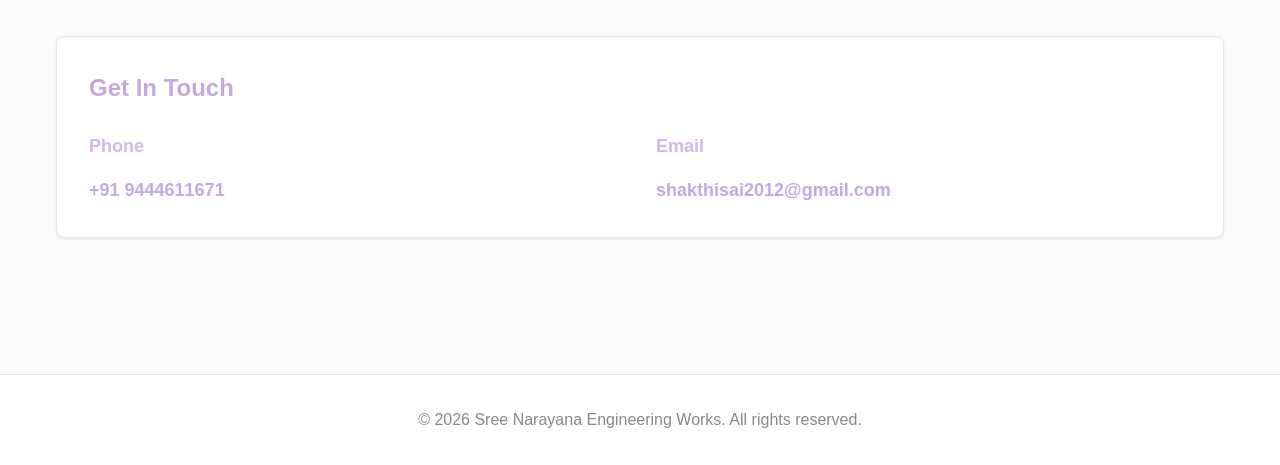
<file: sree_narayana/working_with.html>
<!DOCTYPE html>
<html lang="en">
<head>
    <meta charset="UTF-8">
    <meta name="viewport" content="width=device-width, initial-scale=1.0">
    <title>Working With - Sree Narayana Engineering Works</title>
    <link rel="stylesheet" href="styles.css">
</head>
<body>
    <!-- Navigation -->
    <nav class="navbar">
        <div class="nav-container">
            <div class="nav-brand">
                <h1>Sree Narayana Engineering</h1>
            </div>
            <div class="nav-menu" id="navMenu">
                <a href="home.html" class="nav-link">Home</a>
                <a href="working_with.html" class="nav-link active">Working With</a>
                <a href="machines-instruments.html" class="nav-link">Machines & Instruments</a>
                <a href="index.html#address" class="nav-link">Address</a>
                <a href="index.html#contact" class="nav-link">Contact</a>

            </div>
            <button class="hamburger" id="hamburger">
                <span></span>
                <span></span>
                <span></span>
            </button>
        </div>
    </nav>

    <!-- Hero Section -->
    <section class="hero">
        <div class="hero-content">
            <h1 class="hero-title">Working With Us</h1>
            <p class="hero-subtitle">Trusted by Leading Industries</p>
        </div>
    </section>

    <!-- Main Content -->
    <main class="main-container">
        <section class="content-section">
            <div class="card">
                <h2 class="card-title">Our Client</h2>
                <div class="card-content">
                    <p>
                        We are proud to serve a diverse range of industries and clients. Our precision machining services have made us a trusted partner for companies seeking reliable, high-quality engineering support.
                    </p>
                </div>
            </div>
        </section>

        <!-- Clients Grid -->
        <!-- Updated with specific client names from company details -->
        <section class="content-section">
            <div class="clients-grid">
                <div class="client-card">
                    <h3 class="client-name">SFL Autolec</h3>
                    <p class="client-description">Precision machining of water pump covers and oil pump housings as per customer drawings</p>
                </div>
                <div class="client-card">
                    <h3 class="client-name">Devendra DE Autocompany Ltd</h3>
                    <p class="client-description">Machining of end covers for Ashok Leyland automotive components</p>
                </div>
                <div class="client-card">
                    <h3 class="client-name">MMM Industries</h3>
                    <p class="client-description">Job-work machining of hub components for automotive applications</p>
                </div>
                <div class="client-card">
                    <h3 class="client-name">Indian Auto System</h3>
                    <p class="client-description">Precision machining of water pump covers and housings using customer-supplied materials</p>
                </div>
                <div class="client-card">
                    <h3 class="client-name">Three Star Industry</h3>
                    <p class="client-description">Machining of water pump covers and housings as per specified layouts</p>
                </div>
                <div class="client-card">
                    <h3 class="client-name">A.S. Auto Parts</h3>
                    <p class="client-description">Precision machining of water pump covers and housings for automotive use</p>
                </div>
                <div class="client-card">
                    <h3 class="client-name">Chennai Auto Spares</h3>
                    <p class="client-description">Machining support for water pump housing, cover and various automobile spare components based on customer requirements</p>
                </div>
            </div>
        </section>

        <!-- Why Choose Us -->
        <section class="content-section">
            <div class="card">
                <h2 class="card-title">Why Choose Us</h2>
                <div class="benefits-list">
                    <div class="benefit-item">
                        <h3 class="benefit-title">Quality Assurance</h3>
                        <p>State-of-the-art inspection and quality control processes</p>
                    </div>
                    <div class="benefit-item">
                        <h3 class="benefit-title">Timely Delivery</h3>
                        <p>Committed to meeting deadlines and delivery schedules</p>
                    </div>
                    <div class="benefit-item">
                        <h3 class="benefit-title">Expert Team</h3>
                        <p>Experienced technicians with 20+ years in the industry</p>
                    </div>
                    <div class="benefit-item">
                        <h3 class="benefit-title">Custom Solutions</h3>
                        <p>Flexible manufacturing for unique project requirements</p>
                    </div>
                </div>
            </div>
        </section>

        <!-- Materials We Work With -->
        <section class="content-section">
            <div class="card">
                <h2 class="card-title">Materials We Work With</h2>
                <!-- Updated materials to match company specifications -->
                <div class="materials-grid">
                    <div class="material-tag">Cast Iron</div>
                    <div class="material-tag">MS (Mild Steel)</div>
                    <div class="material-tag">EN8</div>
                    <div class="material-tag">EN1A</div>
                    <div class="material-tag">Customer-Specified Materials</div>
                </div>
            </div>
        </section>

        <!-- Contact Section -->
        <section class="content-section">
            <div class="card">
                <h2 class="card-title">Get In Touch</h2>
                <div class="contact-grid">
                    <div>
                        <h3 class="contact-label">Phone</h3>
                        <a href="tel:+919444611671" class="contact-link">+91 9444611671</a>
                    </div>
                    <div>
                        <h3 class="contact-label">Email</h3>
                        <a href="mailto:shakthisai2012@gmail.com" class="contact-link">shakthisai2012@gmail.com</a>
                    </div>
                </div>
            </div>
        </section>
    </main>

    <!-- Footer -->
    <footer class="footer">
        <p>&copy; 2026 Sree Narayana Engineering Works. All rights reserved.</p>
    </footer>

    <script src="script.js"></script>
</body>
</html>
</file>
<file: styles.css>
/* Pastel Lavender Color Scheme */
:root {
  --primary: #c4a8e0;
  --primary-light: #e8dff5;
  --accent: #d4b5f0;
  --background: #fafbf8;
  --card: #ffffff;
  --foreground: #3f3f3f;
  --muted: #f0e8f8;
  --muted-foreground: #888888;
  --border: #e8dff5;
  --shadow: 0 1px 3px rgba(0, 0, 0, 0.08);
}

* {
  margin: 0;
  padding: 0;
  box-sizing: border-box;
}

html {
  scroll-behavior: smooth;
}

body {
  font-family: -apple-system, BlinkMacSystemFont, "Segoe UI", Roboto, "Helvetica Neue", Arial, sans-serif;
  background-color: var(--background);
  color: var(--foreground);
  line-height: 1.6;
}

/* Navigation */
.navbar {
  position: sticky;
  top: 0;
  z-index: 50;
  background-color: var(--card);
  border-bottom: 1px solid var(--border);
  box-shadow: var(--shadow);
}

.nav-container {
  max-width: 1200px;
  margin: 0 auto;
  padding: 1rem;
  display: flex;
  justify-content: space-between;
  align-items: center;
}

.nav-brand h1 {
  font-size: 1.25rem;
  color: var(--primary);
  font-weight: 700;
}

.nav-menu {
  display: flex;
  gap: 2rem;
  list-style: none;
}

.nav-link {
  color: var(--foreground);
  text-decoration: none;
  font-size: 1rem;
  transition: color 0.3s ease;
  cursor: pointer;
  border: none;
  background: none;
  padding: 0.5rem 0;
}

.nav-link:hover,
.nav-link.active {
  color: var(--primary);
}

.hamburger {
  display: none;
  flex-direction: column;
  background: none;
  border: none;
  cursor: pointer;
  gap: 0.4rem;
}

.hamburger span {
  width: 25px;
  height: 3px;
  background-color: var(--foreground);
  border-radius: 2px;
  transition: 0.3s;
}

/* Hero Section */
.hero {
  background: linear-gradient(135deg, rgba(196, 168, 224, 0.1) 0%, rgba(212, 181, 240, 0.1) 100%);
  padding: 4rem 1rem;
  text-align: center;
}

.hero-content {
  max-width: 1200px;
  margin: 0 auto;
}

.hero-title {
  font-size: clamp(2rem, 8vw, 3rem);
  font-weight: 700;
  color: var(--foreground);
  margin-bottom: 1rem;
}

.hero-subtitle {
  font-size: 1.125rem;
  color: var(--muted-foreground);
  margin-bottom: 0.5rem;
}

.hero-text {
  font-size: 1rem;
  color: var(--muted-foreground);
}

/* Main Container */
.main-container {
  max-width: 1200px;
  margin: 0 auto;
  padding: 3rem 1rem;
}

.content-section {
  margin-bottom: 2.5rem;
}

/* Card */
.card {
  background-color: var(--card);
  border: 1px solid var(--border);
  border-radius: 0.5rem;
  box-shadow: var(--shadow);
  padding: 2rem;
}

.card-title {
  font-size: 1.5rem;
  font-weight: 700;
  color: var(--primary);
  margin-bottom: 1.5rem;
}

.card-content {
  display: flex;
  flex-direction: column;
  gap: 1rem;
  color: var(--foreground);
}

.card-content p {
  line-height: 1.6;
}

.highlight {
  font-weight: 600;
  color: var(--primary);
}

/* Subsections */
.subsection-title {
  font-size: 1.125rem;
  font-weight: 600;
  color: var(--accent);
  margin-bottom: 0.5rem;
  margin-top: 1rem;
}

.subsection-subtitle {
  font-weight: 600;
  color: var(--primary);
  margin-bottom: 1rem;
}

.list {
  list-style: disc inside;
  color: var(--muted-foreground);
  display: flex;
  flex-direction: column;
  gap: 0.5rem;
  margin-left: 1rem;
}

/* Workmen List */
.workmen-list {
  display: flex;
  flex-direction: column;
  gap: 0.75rem;
}

.workmen-item {
  display: flex;
  justify-content: space-between;
  align-items: flex-start;
  padding: 0.75rem;
  background-color: var(--muted);
  border-radius: 0.375rem;
}

.workmen-role {
  font-weight: 600;
  color: var(--foreground);
}

.workmen-experience {
  font-size: 0.875rem;
  color: var(--muted-foreground);
}

.workmen-count {
  background-color: var(--primary);
  color: white;
  font-weight: 700;
  padding: 0.25rem 0.75rem;
  border-radius: 9999px;
  font-size: 0.875rem;
}

/* Address & Contact */
.address-grid,
.contact-grid {
  display: grid;
  grid-template-columns: 1fr 1fr;
  gap: 2rem;
  align-items: center;
}

.address-text {
  color: var(--foreground);
  line-height: 1.8;
}

.address-map {
  display: block;
  text-decoration: none;
}

.address-map img {
  width: 100%;
  height: auto;
  border-radius: 0.5rem;
  object-fit: cover;
  border: 1px solid var(--border);
  transition: opacity 0.3s ease;
}

.address-map:hover img {
  opacity: 0.9;
}

.contact-label {
  font-size: 1.125rem;
  font-weight: 600;
  color: var(--accent);
  margin-bottom: 1rem;
}

.contact-link {
  color: var(--primary);
  text-decoration: none;
  font-size: 1.125rem;
  font-weight: 600;
  transition: color 0.3s ease;
  word-break: break-all;
  display: inline-block;
}

.contact-link:hover {
  color: var(--accent);
}

/* Location Map */
.location-map {
  width: 100%;
  border-radius: 0.5rem;
  overflow: hidden;
  border: 1px solid var(--border);
  margin-bottom: 1.5rem;
}

.location-map iframe {
  width: 100%;
  height: 400px;
  border: none;
  border-radius: 0.5rem;
}

/* Clients Grid */
.clients-grid {
  display: grid;
  grid-template-columns: repeat(auto-fit, minmax(250px, 1fr));
  gap: 1.5rem;
  margin-bottom: 2.5rem;
}

.client-card {
  background-color: var(--card);
  border: 2px solid var(--border);
  border-radius: 0.5rem;
  padding: 2rem;
  transition: all 0.3s ease;
}

.client-card:hover {
  border-color: var(--primary);
  box-shadow: 0 4px 12px rgba(196, 168, 224, 0.15);
  transform: translateY(-2px);
}

.client-name {
  font-size: 1.125rem;
  font-weight: 600;
  color: var(--primary);
  margin-bottom: 0.5rem;
}

.client-description {
  color: var(--muted-foreground);
  font-size: 0.95rem;
}

/* Benefits List */
.benefits-list {
  display: grid;
  grid-template-columns: repeat(auto-fit, minmax(200px, 1fr));
  gap: 1.5rem;
}

.benefit-item {
  padding: 1.5rem;
  background-color: var(--muted);
  border-radius: 0.5rem;
}

.benefit-title {
  font-size: 1rem;
  font-weight: 600;
  color: var(--primary);
  margin-bottom: 0.5rem;
}

.benefit-item p {
  color: var(--muted-foreground);
  font-size: 0.95rem;
}

/* Materials Grid */
.materials-grid {
  display: flex;
  flex-wrap: wrap;
  gap: 1rem;
}

.material-tag {
  background-color: var(--primary);
  color: white;
  padding: 0.75rem 1.5rem;
  border-radius: 9999px;
  font-weight: 500;
  font-size: 0.95rem;
}

/* Machines Grid */
.machines-grid {
  display: grid;
  grid-template-columns: repeat(auto-fit, minmax(280px, 1fr));
  gap: 2rem;
  margin-bottom: 2.5rem;
}

.machine-card {
  background-color: var(--card);
  border: 1px solid var(--border);
  border-radius: 0.5rem;
  padding: 2rem;
  box-shadow: var(--shadow);
  transition: all 0.3s ease;
}

.machine-card:hover {
  box-shadow: 0 8px 16px rgba(196, 168, 224, 0.2);
  transform: translateY(-4px);
}

/* Added machine image styling */
.machine-image {
  width: 100%;
  height: 200px;
  margin-bottom: 1.5rem;
  border-radius: 0.375rem;
  overflow: hidden;
  background-color: var(--muted);
  display: flex;
  align-items: center;
  justify-content: center;
}

.machine-image img {
  width: 100%;
  height: 100%;
  object-fit: cover;
  border-radius: 0.375rem;
  transition: transform 0.3s ease;
}

.machine-card:hover .machine-image img {
  transform: scale(1.05);
}

.machine-icon {
  font-size: 3rem;
  margin-bottom: 1rem;
}

.machine-name {
  font-size: 1.25rem;
  font-weight: 600;
  color: var(--primary);
  margin-bottom: 0.5rem;
}

.machine-description {
  color: var(--muted-foreground);
  margin-bottom: 1rem;
  font-size: 0.95rem;
}

.machine-specs {
  list-style: none;
  padding-left: 0;
}

.machine-specs li {
  padding-left: 1.5rem;
  position: relative;
  color: var(--foreground);
  font-size: 0.9rem;
  margin-bottom: 0.5rem;
}

.machine-specs li:before {
  content: "✓";
  position: absolute;
  left: 0;
  color: var(--primary);
  font-weight: bold;
}

/* Capabilities */
.capabilities-list {
  display: grid;
  grid-template-columns: repeat(auto-fit, minmax(250px, 1fr));
  gap: 2rem;
}

.capability-item {
  padding: 1.5rem;
  background-color: var(--muted);
  border-radius: 0.5rem;
}

.capability-title {
  font-size: 1rem;
  font-weight: 600;
  color: var(--primary);
  margin-bottom: 1rem;
}

.capability-item .list {
  margin-left: 1.5rem;
}

/* Specs Table */
.specs-table {
  display: flex;
  flex-direction: column;
  gap: 1rem;
}

.specs-row {
  display: grid;
  grid-template-columns: 200px 1fr;
  gap: 2rem;
  padding: 1rem;
  background-color: var(--muted);
  border-radius: 0.375rem;
  align-items: center;
}

.specs-label {
  font-weight: 600;
  color: var(--primary);
}

.specs-value {
  color: var(--foreground);
}

/* Instruments Grid */
.instruments-grid {
  display: grid;
  grid-template-columns: repeat(auto-fit, minmax(150px, 1fr));
  gap: 1.5rem;
  margin-bottom: 2.5rem;
}

.instrument-card {
  background-color: var(--card);
  border: 2px solid var(--border);
  border-radius: 0.5rem;
  padding: 1.5rem;
  text-align: center;
  transition: all 0.3s ease;
}

.instrument-card:hover {
  border-color: var(--primary);
  box-shadow: 0 4px 12px rgba(196, 168, 224, 0.15);
  transform: translateY(-2px);
}

.instrument-icon {
  font-size: 2rem;
  margin-bottom: 0.75rem;
}

.instrument-name {
  font-size: 0.95rem;
  font-weight: 600;
  color: var(--foreground);
  line-height: 1.4;
}

.machine-quantity {
  font-weight: 600;
  color: var(--primary);
  font-size: 0.95rem;
  margin-top: 0.75rem;
}

.certification-box {
  background: linear-gradient(135deg, rgba(196, 168, 224, 0.1) 0%, rgba(232, 223, 245, 0.3) 100%);
  border: 2px solid var(--primary);
  text-align: center;
}

.certification-text {
  font-size: 1.1rem;
  color: var(--foreground);
  margin-bottom: 1rem;
  font-weight: 500;
}

.certification-badge {
  display: inline-block;
  background-color: var(--primary);
  color: white;
  padding: 0.75rem 1.5rem;
  border-radius: 9999px;
  font-weight: 700;
  font-size: 1rem;
}

/* Footer */
.footer {
  background-color: var(--card);
  border-top: 1px solid var(--border);
  padding: 2rem 1rem;
  text-align: center;
  color: var(--muted-foreground);
  margin-top: 3rem;
}

/* Responsive Design */
@media (max-width: 768px) {
  .hamburger {
    display: flex;
  }

  .nav-menu {
    display: none;
    position: absolute;
    top: 100%;
    left: 0;
    right: 0;
    background-color: var(--card);
    flex-direction: column;
    padding: 1rem;
    gap: 0.5rem;
    border-bottom: 1px solid var(--border);
  }

  .nav-menu.active {
    display: flex;
  }

  .hero-title {
    font-size: 1.75rem;
  }

  .address-grid,
  .contact-grid {
    grid-template-columns: 1fr;
  }

  .specs-row {
    grid-template-columns: 1fr;
    gap: 0.5rem;
  }

  .card {
    padding: 1.5rem;
  }

  .main-container {
    padding: 1.5rem 1rem;
  }

  .clients-grid,
  .machines-grid,
  .benefits-list,
  .capabilities-list {
    grid-template-columns: 1fr;
  }

  .machine-image {
    height: 150px;
  }

  .location-map iframe {
    height: 300px;
  }
}
</file>
<file: sree_narayana/styles.css>
/* Pastel Lavender Color Scheme */
:root {
  --primary: #c4a8e0;
  --primary-light: #e8dff5;
  --accent: #d4b5f0;
  --background: #fafbf8;
  --card: #ffffff;
  --foreground: #3f3f3f;
  --muted: #f0e8f8;
  --muted-foreground: #888888;
  --border: #e8dff5;
  --shadow: 0 1px 3px rgba(0, 0, 0, 0.08);
}

* {
  margin: 0;
  padding: 0;
  box-sizing: border-box;
}

html {
  scroll-behavior: smooth;
}

body {
  font-family: -apple-system, BlinkMacSystemFont, "Segoe UI", Roboto, "Helvetica Neue", Arial, sans-serif;
  background-color: var(--background);
  color: var(--foreground);
  line-height: 1.6;
}

/* Navigation */
.navbar {
  position: sticky;
  top: 0;
  z-index: 50;
  background-color: var(--card);
  border-bottom: 1px solid var(--border);
  box-shadow: var(--shadow);
}

.nav-container {
  max-width: 1200px;
  margin: 0 auto;
  padding: 1rem;
  display: flex;
  justify-content: space-between;
  align-items: center;
}

.nav-brand h1 {
  font-size: 1.25rem;
  color: var(--primary);
  font-weight: 700;
}

.nav-menu {
  display: flex;
  gap: 2rem;
  list-style: none;
}

.nav-link {
  color: var(--foreground);
  text-decoration: none;
  font-size: 1rem;
  transition: color 0.3s ease;
  cursor: pointer;
  border: none;
  background: none;
  padding: 0.5rem 0;
}

.nav-link:hover,
.nav-link.active {
  color: var(--primary);
}

.hamburger {
  display: none;
  flex-direction: column;
  background: none;
  border: none;
  cursor: pointer;
  gap: 0.4rem;
}

.hamburger span {
  width: 25px;
  height: 3px;
  background-color: var(--foreground);
  border-radius: 2px;
  transition: 0.3s;
}

/* Hero Section */
.hero {
  background: linear-gradient(135deg, rgba(196, 168, 224, 0.1) 0%, rgba(212, 181, 240, 0.1) 100%);
  padding: 4rem 1rem;
  text-align: center;
}

.hero-content {
  max-width: 1200px;
  margin: 0 auto;
}

.hero-title {
  font-size: clamp(2rem, 8vw, 3rem);
  font-weight: 700;
  color: var(--foreground);
  margin-bottom: 1rem;
}

.hero-subtitle {
  font-size: 1.125rem;
  color: var(--muted-foreground);
  margin-bottom: 0.5rem;
}

.hero-text {
  font-size: 1rem;
  color: var(--muted-foreground);
}

/* Main Container */
.main-container {
  max-width: 1200px;
  margin: 0 auto;
  padding: 3rem 1rem;
}

.content-section {
  margin-bottom: 2.5rem;
}

/* Card */
.card {
  background-color: var(--card);
  border: 1px solid var(--border);
  border-radius: 0.5rem;
  box-shadow: var(--shadow);
  padding: 2rem;
}

.card-title {
  font-size: 1.5rem;
  font-weight: 700;
  color: var(--primary);
  margin-bottom: 1.5rem;
}

.card-content {
  display: flex;
  flex-direction: column;
  gap: 1rem;
  color: var(--foreground);
}

.card-content p {
  line-height: 1.6;
}

.highlight {
  font-weight: 600;
  color: var(--primary);
}

/* Subsections */
.subsection-title {
  font-size: 1.125rem;
  font-weight: 600;
  color: var(--accent);
  margin-bottom: 0.5rem;
  margin-top: 1rem;
}

.subsection-subtitle {
  font-weight: 600;
  color: var(--primary);
  margin-bottom: 1rem;
}

.list {
  list-style: disc inside;
  color: var(--muted-foreground);
  display: flex;
  flex-direction: column;
  gap: 0.5rem;
  margin-left: 1rem;
}

/* Workmen List */
.workmen-list {
  display: flex;
  flex-direction: column;
  gap: 0.75rem;
}

.workmen-item {
  display: flex;
  justify-content: space-between;
  align-items: flex-start;
  padding: 0.75rem;
  background-color: var(--muted);
  border-radius: 0.375rem;
}

.workmen-role {
  font-weight: 600;
  color: var(--foreground);
}

.workmen-experience {
  font-size: 0.875rem;
  color: var(--muted-foreground);
}

.workmen-count {
  background-color: var(--primary);
  color: white;
  font-weight: 700;
  padding: 0.25rem 0.75rem;
  border-radius: 9999px;
  font-size: 0.875rem;
}

/* Address & Contact */
.address-grid,
.contact-grid {
  display: grid;
  grid-template-columns: 1fr 1fr;
  gap: 2rem;
  align-items: center;
}

.address-text {
  color: var(--foreground);
  line-height: 1.8;
}

.address-map {
  display: block;
  text-decoration: none;
}

.address-map img {
  width: 100%;
  height: auto;
  border-radius: 0.5rem;
  object-fit: cover;
  border: 1px solid var(--border);
  transition: opacity 0.3s ease;
}

.address-map:hover img {
  opacity: 0.9;
}

.contact-label {
  font-size: 1.125rem;
  font-weight: 600;
  color: var(--accent);
  margin-bottom: 1rem;
}

.contact-link {
  color: var(--primary);
  text-decoration: none;
  font-size: 1.125rem;
  font-weight: 600;
  transition: color 0.3s ease;
  word-break: break-all;
  display: inline-block;
}

.contact-link:hover {
  color: var(--accent);
}

/* Location Map */
.location-map {
  width: 100%;
  border-radius: 0.5rem;
  overflow: hidden;
  border: 1px solid var(--border);
  margin-bottom: 1.5rem;
}

.location-map iframe {
  width: 100%;
  height: 400px;
  border: none;
  border-radius: 0.5rem;
}

/* Clients Grid */
.clients-grid {
  display: grid;
  grid-template-columns: repeat(auto-fit, minmax(250px, 1fr));
  gap: 1.5rem;
  margin-bottom: 2.5rem;
}

.client-card {
  background-color: var(--card);
  border: 2px solid var(--border);
  border-radius: 0.5rem;
  padding: 2rem;
  transition: all 0.3s ease;
}

.client-card:hover {
  border-color: var(--primary);
  box-shadow: 0 4px 12px rgba(196, 168, 224, 0.15);
  transform: translateY(-2px);
}

.client-name {
  font-size: 1.125rem;
  font-weight: 600;
  color: var(--primary);
  margin-bottom: 0.5rem;
}

.client-description {
  color: var(--muted-foreground);
  font-size: 0.95rem;
}

/* Benefits List */
.benefits-list {
  display: grid;
  grid-template-columns: repeat(auto-fit, minmax(200px, 1fr));
  gap: 1.5rem;
}

.benefit-item {
  padding: 1.5rem;
  background-color: var(--muted);
  border-radius: 0.5rem;
}

.benefit-title {
  font-size: 1rem;
  font-weight: 600;
  color: var(--primary);
  margin-bottom: 0.5rem;
}

.benefit-item p {
  color: var(--muted-foreground);
  font-size: 0.95rem;
}

/* Materials Grid */
.materials-grid {
  display: flex;
  flex-wrap: wrap;
  gap: 1rem;
}

.material-tag {
  background-color: var(--primary);
  color: white;
  padding: 0.75rem 1.5rem;
  border-radius: 9999px;
  font-weight: 500;
  font-size: 0.95rem;
}

/* Machines Grid */
.machines-grid {
  display: grid;
  grid-template-columns: repeat(auto-fit, minmax(280px, 1fr));
  gap: 2rem;
  margin-bottom: 2.5rem;
}

.machine-card {
  background-color: var(--card);
  border: 1px solid var(--border);
  border-radius: 0.5rem;
  padding: 2rem;
  box-shadow: var(--shadow);
  transition: all 0.3s ease;
}

.machine-card:hover {
  box-shadow: 0 8px 16px rgba(196, 168, 224, 0.2);
  transform: translateY(-4px);
}

/* Added machine image styling */
.machine-image {
  width: 100%;
  height: 200px;
  margin-bottom: 1.5rem;
  border-radius: 0.375rem;
  overflow: hidden;
  background-color: var(--muted);
  display: flex;
  align-items: center;
  justify-content: center;
}

.machine-image img {
  width: 100%;
  height: 100%;
  object-fit: cover;
  border-radius: 0.375rem;
  transition: transform 0.3s ease;
}

.machine-card:hover .machine-image img {
  transform: scale(1.05);
}

.machine-icon {
  font-size: 3rem;
  margin-bottom: 1rem;
}

.machine-name {
  font-size: 1.25rem;
  font-weight: 600;
  color: var(--primary);
  margin-bottom: 0.5rem;
}

.machine-description {
  color: var(--muted-foreground);
  margin-bottom: 1rem;
  font-size: 0.95rem;
}

.machine-specs {
  list-style: none;
  padding-left: 0;
}

.machine-specs li {
  padding-left: 1.5rem;
  position: relative;
  color: var(--foreground);
  font-size: 0.9rem;
  margin-bottom: 0.5rem;
}

.machine-specs li:before {
  content: "✓";
  position: absolute;
  left: 0;
  color: var(--primary);
  font-weight: bold;
}

/* Capabilities */
.capabilities-list {
  display: grid;
  grid-template-columns: repeat(auto-fit, minmax(250px, 1fr));
  gap: 2rem;
}

.capability-item {
  padding: 1.5rem;
  background-color: var(--muted);
  border-radius: 0.5rem;
}

.capability-title {
  font-size: 1rem;
  font-weight: 600;
  color: var(--primary);
  margin-bottom: 1rem;
}

.capability-item .list {
  margin-left: 1.5rem;
}

/* Specs Table */
.specs-table {
  display: flex;
  flex-direction: column;
  gap: 1rem;
}

.specs-row {
  display: grid;
  grid-template-columns: 200px 1fr;
  gap: 2rem;
  padding: 1rem;
  background-color: var(--muted);
  border-radius: 0.375rem;
  align-items: center;
}

.specs-label {
  font-weight: 600;
  color: var(--primary);
}

.specs-value {
  color: var(--foreground);
}

/* Instruments Grid */
.instruments-grid {
  display: grid;
  grid-template-columns: repeat(auto-fit, minmax(150px, 1fr));
  gap: 1.5rem;
  margin-bottom: 2.5rem;
}

.instrument-card {
  background-color: var(--card);
  border: 2px solid var(--border);
  border-radius: 0.5rem;
  padding: 1.5rem;
  text-align: center;
  transition: all 0.3s ease;
}

.instrument-card:hover {
  border-color: var(--primary);
  box-shadow: 0 4px 12px rgba(196, 168, 224, 0.15);
  transform: translateY(-2px);
}

.instrument-icon {
  font-size: 2rem;
  margin-bottom: 0.75rem;
}

.instrument-name {
  font-size: 0.95rem;
  font-weight: 600;
  color: var(--foreground);
  line-height: 1.4;
}

.machine-quantity {
  font-weight: 600;
  color: var(--primary);
  font-size: 0.95rem;
  margin-top: 0.75rem;
}

.certification-box {
  background: linear-gradient(135deg, rgba(196, 168, 224, 0.1) 0%, rgba(232, 223, 245, 0.3) 100%);
  border: 2px solid var(--primary);
  text-align: center;
}

.certification-text {
  font-size: 1.1rem;
  color: var(--foreground);
  margin-bottom: 1rem;
  font-weight: 500;
}

.certification-badge {
  display: inline-block;
  background-color: var(--primary);
  color: white;
  padding: 0.75rem 1.5rem;
  border-radius: 9999px;
  font-weight: 700;
  font-size: 1rem;
}

/* Footer */
.footer {
  background-color: var(--card);
  border-top: 1px solid var(--border);
  padding: 2rem 1rem;
  text-align: center;
  color: var(--muted-foreground);
  margin-top: 3rem;
}

/* Responsive Design */
@media (max-width: 768px) {
  .hamburger {
    display: flex;
  }

  .nav-menu {
    display: none;
    position: absolute;
    top: 100%;
    left: 0;
    right: 0;
    background-color: var(--card);
    flex-direction: column;
    padding: 1rem;
    gap: 0.5rem;
    border-bottom: 1px solid var(--border);
  }

  .nav-menu.active {
    display: flex;
  }

  .hero-title {
    font-size: 1.75rem;
  }

  .address-grid,
  .contact-grid {
    grid-template-columns: 1fr;
  }

  .specs-row {
    grid-template-columns: 1fr;
    gap: 0.5rem;
  }

  .card {
    padding: 1.5rem;
  }

  .main-container {
    padding: 1.5rem 1rem;
  }

  .clients-grid,
  .machines-grid,
  .benefits-list,
  .capabilities-list {
    grid-template-columns: 1fr;
  }

  .machine-image {
    height: 150px;
  }

  .location-map iframe {
    height: 300px;
  }
}
</file>
